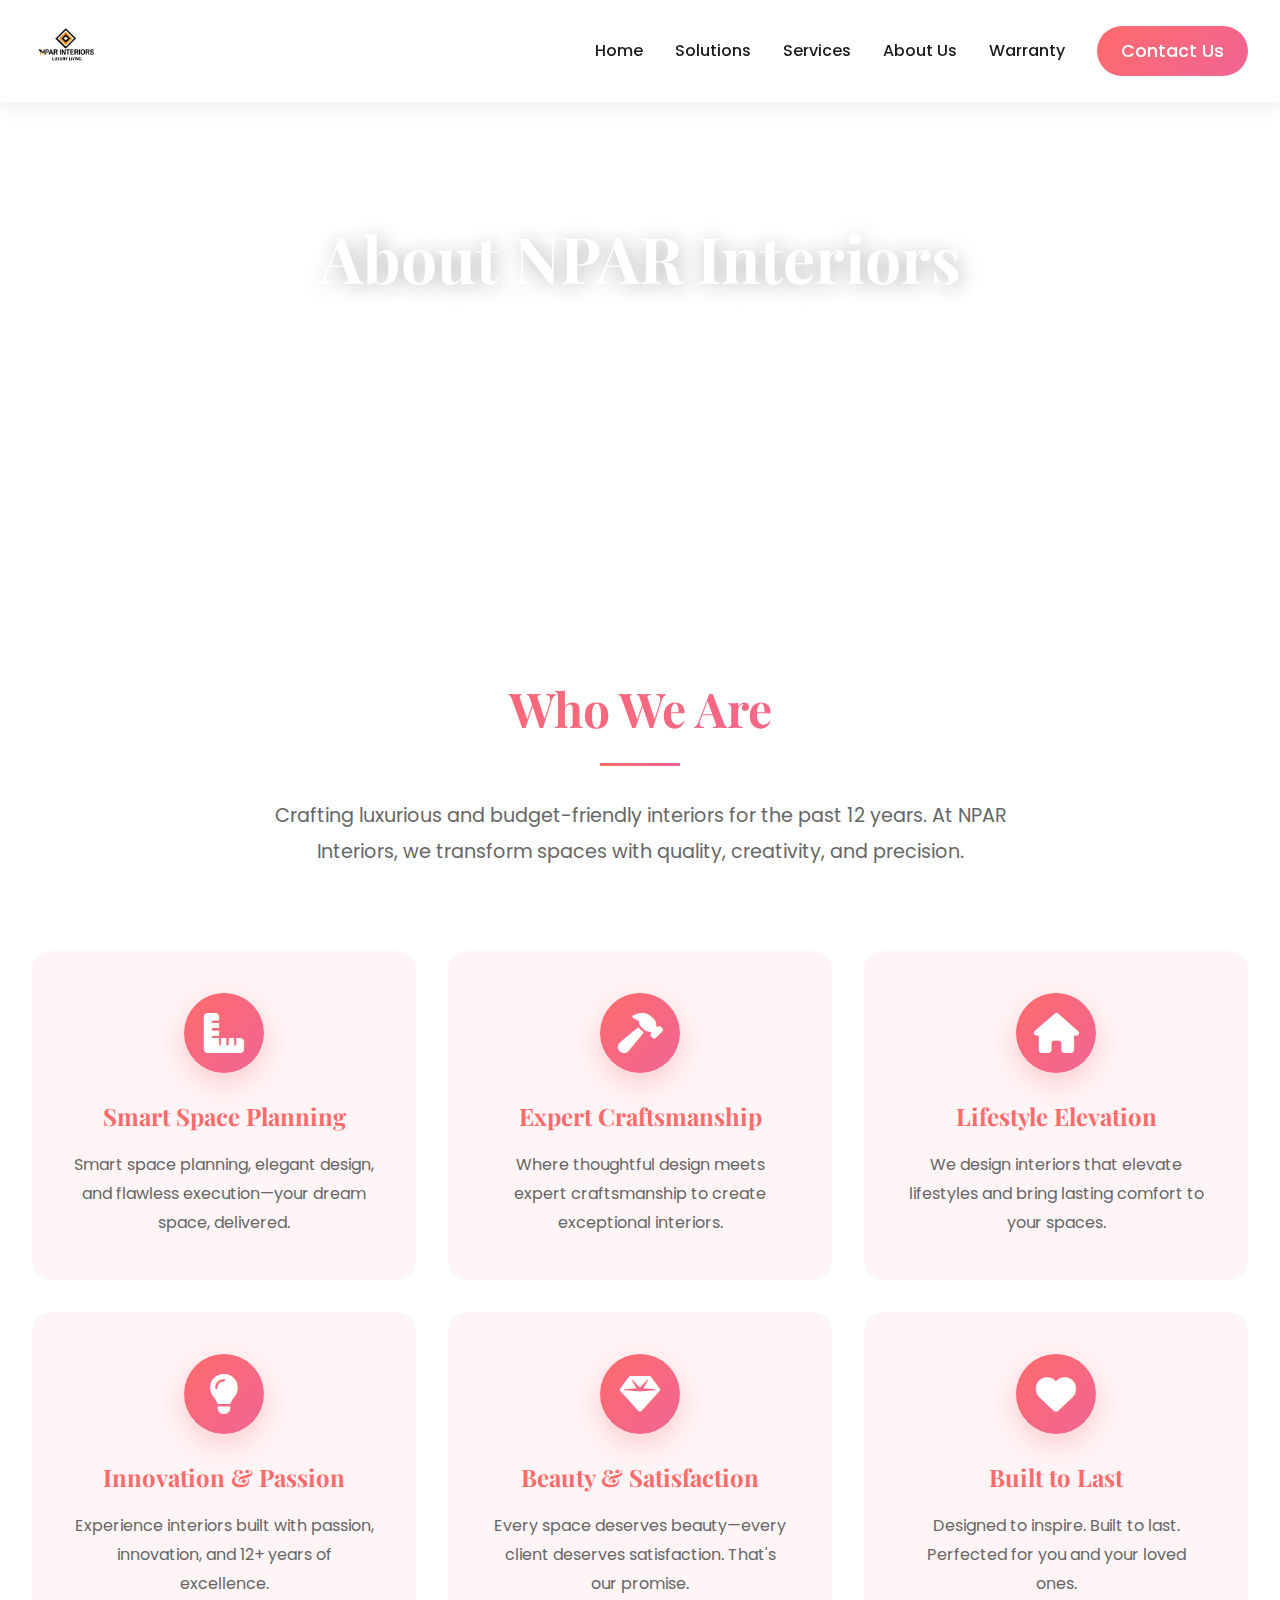
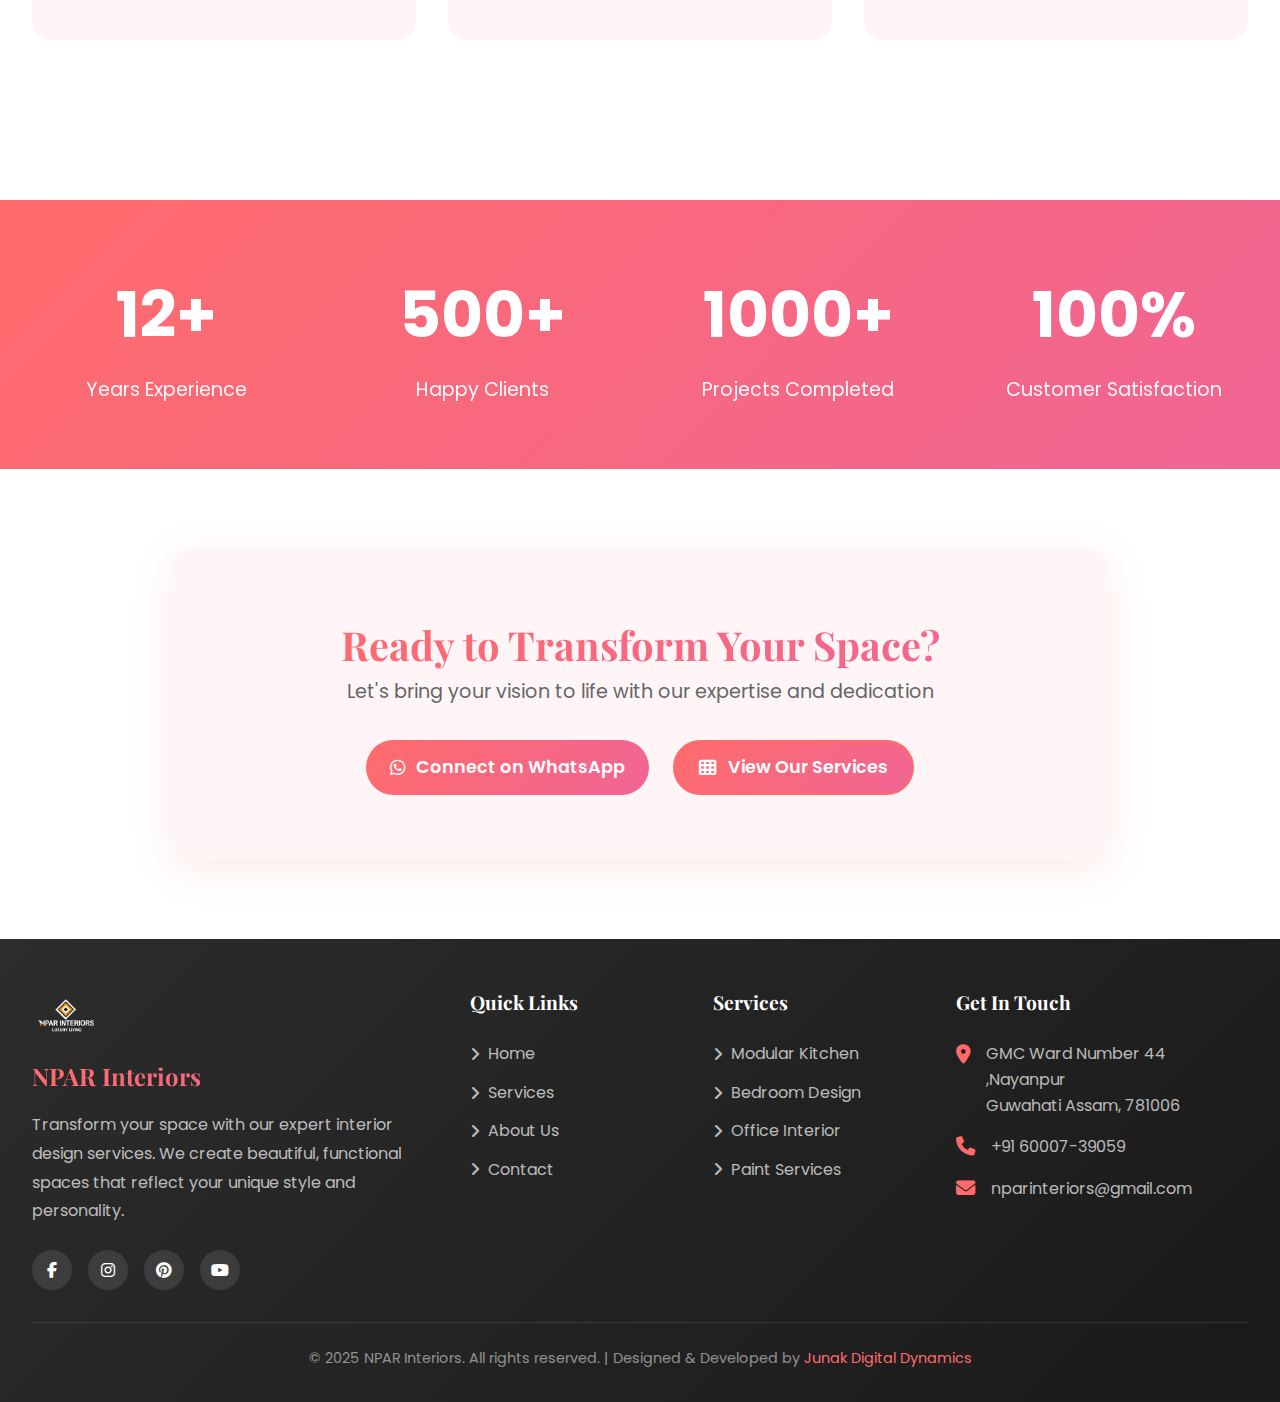
<file: about.html>
<!DOCTYPE html>
<html lang="en">
<head>
    <meta charset="UTF-8">
    <meta name="viewport" content="width=device-width, initial-scale=1.0">
    <title>About Us - NPAR Interiors</title>
    
    <!-- Google Fonts -->
    <link href="https://fonts.googleapis.com/css2?family=Poppins:wght@300;400;500;600;700&family=Playfair+Display:wght@400;600;700&display=swap" rel="stylesheet">
    
    <!-- Font Awesome -->
    <link rel="stylesheet" href="https://cdnjs.cloudflare.com/ajax/libs/font-awesome/6.4.0/css/all.min.css">
    
   <style>
    * {
        margin: 0;
        padding: 0;
        box-sizing: border-box;
    }
    
    :root {
        --primary-color: #ff6b6b;
        --secondary-color: #f06595;
        --accent-color: #ffb3c1;
        --text-dark: #1a1a1a;
        --text-light: #666;
        --white: #ffffff;
        --light-bg: #fff5f7;
    }
    
    body {
        font-family: 'Poppins', sans-serif;
        color: var(--text-dark);
        line-height: 1.6;
        overflow-x: hidden;
        background: var(--white);
    }
    
    h1, h2, h3, h4 {
        font-family: 'Playfair Display', serif;
    }

    /* HERO SECTION */
    .hero-section {
        margin-top: 90px;
        position: relative;
        height: 500px;
        background: 
                    url('https://images.unsplash.com/photo-1618221195710-dd6b41faaea6?w=1600') center/cover;
        display: flex;
        align-items: center;
        justify-content: center;
        text-align: center;
        color: var(--white);
        overflow: hidden;
    }

    .hero-section::before {
        content: '';
        position: absolute;
        width: 100%;
        height: 100%;
        background: radial-gradient(circle, rgba(255,255,255,0.1) 0%, transparent 70%);
        animation: rotate 20s linear infinite;
    }

    @keyframes rotate {
        0% { transform: rotate(0deg); }
        100% { transform: rotate(360deg); }
    }

    .hero-content {
        position: relative;
        z-index: 1;
        max-width: 900px;
        padding: 0 2rem;
        animation: fadeInUp 1s ease;
    }

    @keyframes fadeInUp {
        from {
            opacity: 0;
            transform: translateY(30px);
        }
        to {
            opacity: 1;
            transform: translateY(0);
        }
    }

    .hero-content h1 {
        font-size: 4rem;
        margin-bottom: 1.5rem;
        font-weight: 700;
        text-shadow: 2px 2px 20px rgba(0,0,0,0.3);
    }

    .hero-content p {
        font-size: 1.5rem;
        margin-bottom: 2rem;
        opacity: 0.95;
    }

    .experience-badge {
        display: inline-block;
        background: rgba(255, 255, 255, 0.2);
        backdrop-filter: blur(10px);
        padding: 1rem 2rem;
        border-radius: 50px;
        font-size: 1.3rem;
        font-weight: 600;
        border: 2px solid rgba(255, 255, 255, 0.3);
        animation: badgePulse 2s ease-in-out infinite;
    }

    @keyframes badgePulse {
        0%, 100% { transform: scale(1); }
        50% { transform: scale(1.05); }
    }

    /* ABOUT CONTENT */
    .about-content {
        max-width: 1400px;
        margin: 0 auto;
        padding: 5rem 2rem;
    }

    .section-intro {
        text-align: center;
        max-width: 800px;
        margin: 0 auto 5rem;
    }

    .section-intro h2 {
        font-size: 3rem;
        background: linear-gradient(135deg, var(--primary-color), var(--secondary-color));
        -webkit-background-clip: text;
        -webkit-text-fill-color: transparent;
        background-clip: text;
        margin-bottom: 1rem;
    }

    .divider {
        width: 80px;
        height: 3px;
        background: linear-gradient(90deg, var(--primary-color), var(--secondary-color));
        margin: 1rem auto 2rem;
    }

    .section-intro p {
        font-size: 1.2rem;
        color: var(--text-light);
        line-height: 1.9;
    }

    /* Values Grid */
    .values-grid {
        display: grid;
        grid-template-columns: repeat(auto-fit, minmax(320px, 1fr));
        gap: 2rem;
        margin-bottom: 5rem;
    }

    .value-card {
        background: var(--light-bg);
        padding: 2.5rem;
        border-radius: 20px;
        text-align: center;
        transition: all 0.4s ease;
        border: 2px solid transparent;
        position: relative;
        overflow: hidden;
        animation: cardFadeIn 0.6s ease backwards;
    }

    .value-card:nth-child(1) { animation-delay: 0.1s; }
    .value-card:nth-child(2) { animation-delay: 0.2s; }
    .value-card:nth-child(3) { animation-delay: 0.3s; }
    .value-card:nth-child(4) { animation-delay: 0.4s; }
    .value-card:nth-child(5) { animation-delay: 0.5s; }
    .value-card:nth-child(6) { animation-delay: 0.6s; }

    @keyframes cardFadeIn {
        from { opacity: 0; transform: translateY(30px); }
        to { opacity: 1; transform: translateY(0); }
    }

    .value-icon {
        width: 80px;
        height: 80px;
        margin: 0 auto 1.5rem;
        background: linear-gradient(135deg, var(--primary-color), var(--secondary-color));
        border-radius: 50%;
        display: flex;
        align-items: center;
        justify-content: center;
        box-shadow: 0 10px 30px rgba(255, 107, 107, 0.3);
    }

    .value-icon i {
        font-size: 2.5rem;
        color: var(--white);
    }

    .value-card h3 {
        font-size: 1.5rem;
        color: var(--primary-color);
        margin-bottom: 1rem;
    }

    .value-card p {
        color: var(--text-light);
        line-height: 1.8;
        font-size: 1rem;
    }

    /* Stats */
    .stats-section {
        background: linear-gradient(135deg, var(--primary-color), var(--secondary-color));
        padding: 4rem 2rem;
        color: var(--white);
    }

    .stats-container {
        max-width: 1400px;
        margin: 0 auto;
        display: grid;
        grid-template-columns: repeat(auto-fit, minmax(200px, 1fr));
        gap: 3rem;
    }

    .stat-item {
        text-align: center;
    }

    .stat-number {
        font-size: 4rem;
        font-weight: 700;
        margin-bottom: 0.5rem;
    }

    .stat-label {
        font-size: 1.2rem;
        opacity: 0.95;
    }

    /* CTA */
    .cta-section {
        max-width: 1000px;
        margin: 5rem auto;
        padding: 0 2rem;
        text-align: center;
    }

    .cta-content {
        background: var(--light-bg);
        padding: 4rem 3rem;
        border-radius: 20px;
        box-shadow: 0 10px 40px rgba(255, 107, 107, 0.15);
    }

    .cta-content h2 {
        font-size: 2.5rem;
        background: linear-gradient(135deg, var(--primary-color), var(--secondary-color));
        -webkit-background-clip: text;
        -webkit-text-fill-color: transparent;
    }

    .cta-content p {
        font-size: 1.2rem;
        color: var(--text-light);
        margin-bottom: 2rem;
    }

    .cta-buttons {
        display: flex;
        gap: 1.5rem;
        justify-content: center;
        flex-wrap: wrap;
    }

    .cta-btn {
        padding: 1.2rem 2.5rem;
        border: none;
        border-radius: 30px;
        font-size: 1.1rem;
        font-weight: 600;
        cursor: pointer;
        text-decoration: none;
        display: inline-flex;
        align-items: center;
        gap: 0.7rem;
    }

    .cta-primary {
        background: linear-gradient(135deg, var(--primary-color), var(--secondary-color));
        color: var(--white);
    }

    .cta-secondary {
        background: var(--white);
        color: var(--primary-color);
        border: 2px solid var(--primary-color);
    }

    /* Responsive Adjustments */
    @media (max-width: 768px) {
        .hero-content h1 {
            font-size: 2.5rem;
        }
        .hero-content p {
            font-size: 1.2rem;
        }
        .section-intro h2 {
            font-size: 2rem;
        }
        .values-grid {
            grid-template-columns: 1fr;
        }
        .stats-container {
            grid-template-columns: repeat(2, 1fr);
        }
        .cta-buttons {
            flex-direction: column;
        }
    }

    @media (max-width: 480px) {
        .hero-content h1 {
            font-size: 2rem;
        }
    }
    /* Mobile Friendly */
    /* ==================== MOBILE RESPONSIVE - ABOUT PAGE ==================== */

/* Tablets (below 1024px) */
@media (max-width: 1024px) {
    .hero-section {
        height: 400px;
    }

    .hero-content h1 {
        font-size: 3rem;
    }

    .hero-content p {
        font-size: 1.3rem;
    }

    .about-content {
        padding: 4rem 2rem;
    }

    .section-intro {
        margin-bottom: 4rem;
    }

    .section-intro h2 {
        font-size: 2.5rem;
    }

    .values-grid {
        gap: 1.5rem;
    }

    .stats-container {
        gap: 2rem;
    }

    .cta-content {
        padding: 3rem 2rem;
    }
}

/* Mobile Landscape and Medium Tablets (below 900px) */
@media (max-width: 900px) {
    .hero-section {
        height: 350px;
    }

    .hero-content h1 {
        font-size: 2.8rem;
    }

    .values-grid {
        grid-template-columns: repeat(2, 1fr);
    }

    .stats-container {
        grid-template-columns: repeat(2, 1fr);
    }
}

/* Tablets and Large Phones (below 768px) */
@media (max-width: 768px) {
    /* Hero Section */
    .hero-section {
        height: 300px;
        margin-top: 70px;
    }

    .hero-content {
        padding: 0 1.5rem;
    }

    .hero-content h1 {
        font-size: 2.2rem;
        margin-bottom: 1rem;
    }

    .hero-content p {
        font-size: 1.1rem;
        margin-bottom: 1.5rem;
    }

    .experience-badge {
        padding: 0.8rem 1.5rem;
        font-size: 1.1rem;
    }

    /* About Content */
    .about-content {
        padding: 3rem 1.5rem;
    }

    .section-intro {
        margin-bottom: 3rem;
    }

    .section-intro h2 {
        font-size: 2rem;
    }

    .section-intro p {
        font-size: 1.1rem;
    }

    /* Values Grid */
    .values-grid {
        grid-template-columns: 1fr;
        gap: 1.5rem;
        margin-bottom: 3rem;
    }

    .value-card {
        padding: 2rem;
    }

    .value-icon {
        width: 70px;
        height: 70px;
        margin-bottom: 1.2rem;
    }

    .value-icon i {
        font-size: 2rem;
    }

    .value-card h3 {
        font-size: 1.3rem;
    }

    .value-card p {
        font-size: 0.95rem;
    }

    /* Stats Section */
    .stats-section {
        padding: 3rem 1.5rem;
    }

    .stats-container {
        grid-template-columns: repeat(2, 1fr);
        gap: 2rem;
    }

    .stat-number {
        font-size: 3rem;
    }

    .stat-label {
        font-size: 1rem;
    }

    /* CTA Section */
    .cta-section {
        margin: 3rem auto;
        padding: 0 1.5rem;
    }

    .cta-content {
        padding: 2.5rem 2rem;
    }

    .cta-content h2 {
        font-size: 2rem;
    }

    .cta-content p {
        font-size: 1.1rem;
    }

    .cta-buttons {
        flex-direction: column;
        gap: 1rem;
    }

    .cta-btn {
        width: 100%;
        justify-content: center;
    }
}

/* Mobile Devices (below 576px) */
@media (max-width: 576px) {
    /* Hero Section */
    .hero-section {
        height: 280px;
    }

    .hero-content h1 {
        font-size: 1.9rem;
        line-height: 1.2;
    }

    .hero-content p {
        font-size: 1rem;
        margin-bottom: 1.2rem;
    }

    .experience-badge {
        padding: 0.7rem 1.3rem;
        font-size: 1rem;
    }

    /* About Content */
    .about-content {
        padding: 2.5rem 1rem;
    }

    .section-intro h2 {
        font-size: 1.8rem;
    }

    .section-intro p {
        font-size: 1rem;
        line-height: 1.7;
    }

    /* Values Grid */
    .value-card {
        padding: 1.8rem 1.5rem;
    }

    .value-icon {
        width: 65px;
        height: 65px;
    }

    .value-icon i {
        font-size: 1.8rem;
    }

    .value-card h3 {
        font-size: 1.2rem;
        margin-bottom: 0.8rem;
    }

    .value-card p {
        font-size: 0.9rem;
        line-height: 1.6;
    }

    /* Stats Section */
    .stats-section {
        padding: 2.5rem 1rem;
    }

    .stats-container {
        gap: 1.5rem;
    }

    .stat-number {
        font-size: 2.5rem;
    }

    .stat-label {
        font-size: 0.95rem;
    }

    /* CTA Section */
    .cta-section {
        margin: 2.5rem auto;
        padding: 0 1rem;
    }

    .cta-content {
        padding: 2rem 1.5rem;
    }

    .cta-content h2 {
        font-size: 1.7rem;
    }

    .cta-content p {
        font-size: 1rem;
        margin-bottom: 1.5rem;
    }

    .cta-btn {
        padding: 1rem 2rem;
        font-size: 1rem;
    }
}

/* Small Mobile Devices (below 480px) */
@media (max-width: 480px) {
    /* Hero Section */
    .hero-section {
        height: 250px;
        background-position: center;
    }

    .hero-content {
        padding: 0 1rem;
    }

    .hero-content h1 {
        font-size: 1.6rem;
        margin-bottom: 0.8rem;
    }

    .hero-content p {
        font-size: 0.95rem;
        margin-bottom: 1rem;
    }

    .experience-badge {
        padding: 0.6rem 1.2rem;
        font-size: 0.95rem;
    }

    .experience-badge i {
        font-size: 1rem;
    }

    /* About Content */
    .about-content {
        padding: 2rem 1rem;
    }

    .section-intro {
        margin-bottom: 2.5rem;
    }

    .section-intro h2 {
        font-size: 1.6rem;
    }

    .divider {
        width: 60px;
        height: 2px;
    }

    .section-intro p {
        font-size: 0.95rem;
    }

    /* Values Grid */
    .values-grid {
        gap: 1.2rem;
        margin-bottom: 2.5rem;
    }

    .value-card {
        padding: 1.5rem;
    }

    .value-icon {
        width: 60px;
        height: 60px;
        margin-bottom: 1rem;
    }

    .value-icon i {
        font-size: 1.6rem;
    }

    .value-card h3 {
        font-size: 1.1rem;
    }

    .value-card p {
        font-size: 0.88rem;
        line-height: 1.5;
    }

    /* Stats Section */
    .stats-section {
        padding: 2rem 1rem;
    }

    .stats-container {
        gap: 1.2rem;
    }

    .stat-item {
        padding: 0.5rem;
    }

    .stat-number {
        font-size: 2.2rem;
        margin-bottom: 0.3rem;
    }

    .stat-label {
        font-size: 0.88rem;
    }

    /* CTA Section */
    .cta-section {
        margin: 2rem auto;
    }

    .cta-content {
        padding: 1.8rem 1.2rem;
        border-radius: 15px;
    }

    .cta-content h2 {
        font-size: 1.5rem;
        margin-bottom: 0.8rem;
    }

    .cta-content p {
        font-size: 0.95rem;
        margin-bottom: 1.2rem;
    }

    .cta-buttons {
        gap: 0.8rem;
    }

    .cta-btn {
        padding: 0.9rem 1.5rem;
        font-size: 0.95rem;
        gap: 0.5rem;
    }

    .cta-btn i {
        font-size: 1rem;
    }
}

/* Extra Small Devices (below 360px) */
@media (max-width: 360px) {
    .hero-section {
        height: 220px;
    }

    .hero-content h1 {
        font-size: 1.4rem;
    }

    .hero-content p {
        font-size: 0.9rem;
    }

    .experience-badge {
        padding: 0.5rem 1rem;
        font-size: 0.9rem;
    }

    .section-intro h2 {
        font-size: 1.4rem;
    }

    .section-intro p {
        font-size: 0.9rem;
    }

    .value-card {
        padding: 1.3rem;
    }

    .value-icon {
        width: 55px;
        height: 55px;
    }

    .value-icon i {
        font-size: 1.5rem;
    }

    .value-card h3 {
        font-size: 1rem;
    }

    .value-card p {
        font-size: 0.85rem;
    }

    .stat-number {
        font-size: 2rem;
    }

    .stat-label {
        font-size: 0.85rem;
    }

    .cta-content h2 {
        font-size: 1.3rem;
    }

    .cta-btn {
        padding: 0.8rem 1.2rem;
        font-size: 0.9rem;
    }
}

/* Landscape Orientation on Mobile */
@media (max-width: 768px) and (orientation: landscape) {
    .hero-section {
        height: 250px;
    }

    .hero-content h1 {
        font-size: 1.8rem;
        margin-bottom: 0.5rem;
    }

    .hero-content p {
        font-size: 1rem;
        margin-bottom: 0.8rem;
    }

    .experience-badge {
        padding: 0.6rem 1.2rem;
        font-size: 0.95rem;
    }

    .about-content {
        padding: 2rem 1.5rem;
    }

    .values-grid {
        grid-template-columns: repeat(2, 1fr);
    }

    .stats-container {
        grid-template-columns: repeat(4, 1fr);
        gap: 1rem;
    }

    .stat-number {
        font-size: 2rem;
    }

    .stat-label {
        font-size: 0.9rem;
    }
}

/* Touch Device Optimizations */
@media (hover: none) and (pointer: coarse) {
    .value-card:hover {
        transform: none;
    }

    .cta-btn:hover {
        transform: none;
    }

    /* Increase tap target sizes */
    .cta-btn {
        min-height: 48px;
    }

    .experience-badge {
        min-height: 44px;
    }
}

/* Prevent text selection on repeated taps */
@media (max-width: 768px) {
    .experience-badge,
    .value-icon,
    .stat-number {
        -webkit-user-select: none;
        user-select: none;
    }
}

/* Improve readability on small screens */
@media (max-width: 480px) {
    body {
        font-size: 15px;
    }

    .value-card p,
    .section-intro p,
    .cta-content p {
        line-height: 1.7;
    }
}

/* High DPI Screens */
@media (-webkit-min-device-pixel-ratio: 2), (min-resolution: 192dpi) {
    .hero-section {
        background-size: cover;
        background-position: center;
    }
}

/* Reduced Motion Support */
@media (prefers-reduced-motion: reduce) {
    * {
        animation-duration: 0.01ms !important;
        animation-iteration-count: 1 !important;
        transition-duration: 0.01ms !important;
    }

    .hero-section::before {
        animation: none;
    }

    .experience-badge {
        animation: none;
    }

    .value-card {
        animation: none;
    }
}

/* Print Styles */
@media print {
    nav,
    footer,
    .cta-buttons,
    .experience-badge {
        display: none;
    }

    .hero-section {
        height: auto;
        padding: 2rem;
        background: none !important;
        color: #000;
    }

    .hero-content h1 {
        color: #000;
        text-shadow: none;
    }

    .value-card {
        break-inside: avoid;
        page-break-inside: avoid;
    }
}

</style>

     <link rel="stylesheet"href="navandfooter.css">
</head>
<body>
  <nav id="navbar">
    <div class="nav-container">
       <div class="logo">
           <img src="npr-logo.png" class="logo-image">
       </div>
       <ul class="nav-links" id="navLinks">
           <li><a href="index.html">Home</a></li>
           <li><a href="index.html#solutions">Solutions</a></li>
            <li><a href="service.html">Services</a></li>
           <li><a href="#">About Us</a></li>
            <li><a href="warranty.html">Warranty</a></li>
           <li><a class="cta-btn" onclick="openContactPopup()">Contact Us</a></li>
       </ul>
       <div class="menu-toggle" id="menuToggle">
           <span></span><span></span><span></span>
       </div>
    </div>
</nav>

    <!-- Hero Section -->
    <section class="hero-section">
        <div class="hero-content">
            <h1>About NPAR Interiors</h1>
            <p>Transforming Spaces, Elevating Lifestyles</p>
            <div class="experience-badge">
                <i class="fas fa-award"></i> 12+ Years of Excellence
            </div>
        </div>
    </section>

    <!-- About Content -->
    <section class="about-content">
        <div class="section-intro">
            <h2>Who We Are</h2>
            <div class="divider"></div>
            <p>Crafting luxurious and budget-friendly interiors for the past 12 years. At NPAR Interiors, we transform spaces with quality, creativity, and precision.</p>
        </div>

        <!-- Values Grid -->
        <div class="values-grid">
            <div class="value-card">
                <div class="value-icon">
                    <i class="fas fa-ruler-combined"></i>
                </div>
                <h3>Smart Space Planning</h3>
                <p>Smart space planning, elegant design, and flawless execution—your dream space, delivered.</p>
            </div>

            <div class="value-card">
                <div class="value-icon">
                    <i class="fas fa-hammer"></i>
                </div>
                <h3>Expert Craftsmanship</h3>
                <p>Where thoughtful design meets expert craftsmanship to create exceptional interiors.</p>
            </div>

            <div class="value-card">
                <div class="value-icon">
                    <i class="fas fa-home"></i>
                </div>
                <h3>Lifestyle Elevation</h3>
                <p>We design interiors that elevate lifestyles and bring lasting comfort to your spaces.</p>
            </div>

            <div class="value-card">
                <div class="value-icon">
                    <i class="fas fa-lightbulb"></i>
                </div>
                <h3>Innovation & Passion</h3>
                <p>Experience interiors built with passion, innovation, and 12+ years of excellence.</p>
            </div>

            <div class="value-card">
                <div class="value-icon">
                    <i class="fas fa-gem"></i>
                </div>
                <h3>Beauty & Satisfaction</h3>
                <p>Every space deserves beauty—every client deserves satisfaction. That's our promise.</p>
            </div>

            <div class="value-card">
                <div class="value-icon">
                    <i class="fas fa-heart"></i>
                </div>
                <h3>Built to Last</h3>
                <p>Designed to inspire. Built to last. Perfected for you and your loved ones.</p>
            </div>
        </div>
    </section>

    <!-- Stats Section -->
    <section class="stats-section">
        <div class="stats-container">
            <div class="stat-item">
                <div class="stat-number">12+</div>
                <div class="stat-label">Years Experience</div>
            </div>
            <div class="stat-item">
                <div class="stat-number">500+</div>
                <div class="stat-label">Happy Clients</div>
            </div>
            <div class="stat-item">
                <div class="stat-number">1000+</div>
                <div class="stat-label">Projects Completed</div>
            </div>
            <div class="stat-item">
                <div class="stat-number">100%</div>
                <div class="stat-label">Customer Satisfaction</div>
            </div>
        </div>
    </section>

    <!-- CTA Section -->
    <section class="cta-section">
        <div class="cta-content">
            <h2>Ready to Transform Your Space?</h2>
            <p>Let's bring your vision to life with our expertise and dedication</p>
            <div class="cta-buttons">
                <a href="https://wa.me/916000739059?text=Hello%20NPAR%20Interiors!%20I%20would%20like%20to%20discuss%20my%20project." target="_blank" class="cta-btn cta-primary">
                    <i class="fab fa-whatsapp"></i> Connect on WhatsApp
                </a>
                <a href="service.html" class="cta-btn cta-secondary">
                    <i class="fas fa-th"></i> View Our Services
                </a>
            </div>
        </div>
    </section>

    <!-- Footer -->
      <footer>
    <div class="footer-container">
        <div class="footer-content">
            <!-- About Section -->
            <div class="footer-about">
                              <div class="logo">
    <img src="NparLogo.png" alt="NPAR Interiors" class="logo-image">
</div>
         
                <h3>NPAR Interiors</h3>
                <p>Transform your space with our expert interior design services. We create beautiful, functional spaces that reflect your unique style and personality.</p>
                <div class="footer-social">
                    <a href="https://www.facebook.com/profile.php?id=100087824420693" class="social-icon"><i class="fab fa-facebook-f"></i></a>
                    <a href="https://www.instagram.com/npar_interiors?utm_source=ig_web_button_share_sheet&igsh=ZDNlZDc0MzIxNw==" class="social-icon"><i class="fab fa-instagram"></i></a>
        
                    <a href="https://in.pinterest.com/nparinteriors/" class="social-icon"><i class="fab fa-pinterest"></i></a>

                    <a href="#" class="social-icon"><i class="fab fa-youtube"></i></a>
                </div>
            </div>

            <!-- Quick Links -->
            <div class="footer-links">
                <h4>Quick Links</h4>
                <ul>
                    <li><a href="index.html"><i class="fas fa-angle-right"></i> Home</a></li>
                    <li><a href="service.html"><i class="fas fa-angle-right"></i> Services</a></li>
                    <li><a href="about.html"><i class="fas fa-angle-right"></i> About Us</a></li>
                    <li><a href="index.html#contact"><i class="fas fa-angle-right"></i> Contact</a></li>

                </ul>
            </div>

            <!-- Services -->
            <div class="footer-links">
                <h4>Services</h4>
                <ul>
                    <li><a href="#modular-kitchen"><i class="fas fa-angle-right"></i> Modular Kitchen</a></li>
                    <li><a href="#bedroom-design"><i class="fas fa-angle-right"></i> Bedroom Design</a></li>
                    <li><a href="#office-interior"><i class="fas fa-angle-right"></i> Office Interior</a></li>
                    <li><a href="#paint"><i class="fas fa-angle-right"></i> Paint Services</a></li>
                </ul>
            </div>

            <!-- Contact Info -->
            <div class="footer-contact">
                <h4>Get In Touch</h4>
                <div class="contact-item">
                    <i class="fas fa-map-marker-alt"></i>
                    <span>GMC Ward Number 44 ,Nayanpur<br>Guwahati Assam, 781006</span>
                </div>
                <div class="contact-item">
                    <i class="fas fa-phone"></i>
                    <a href="tel:+916000739059">+91 60007-39059</a>
                </div>
                <div class="contact-item">
                    <i class="fas fa-envelope"></i>
                    <a href="mailto:nparinteriors@gmail.com">nparinteriors@gmail.com</a>
                </div>
            </div>
        </div>

        <div class="footer-bottom">
            <p>&copy; 2025 NPAR Interiors. All rights reserved. | Designed & Developed by <a href="https://junakdigital.com/">Junak Digital Dynamics</a></p>
        </div>
    </div>
</footer>
<!-- Contact Info Popup -->
<div class="contact-popup-overlay" id="contactPopupOverlay">
    <div class="contact-popup-container">
        <button class="contact-popup-close" onclick="closeContactPopup()">
            <i class="fas fa-times"></i>
        </button>
        
        <div class="contact-popup-header">
            <div class="contact-popup-icon">
                <i class="fas fa-headset"></i>
            </div>
            <h2>Get In Touch</h2>
            <p>We're here to help bring your vision to life</p>
        </div>
        
        <div class="contact-popup-body">
            <!-- Phone Number -->
            <div class="contact-info-item">
                <div class="contact-info-icon phone-icon">
                    <i class="fas fa-phone-alt"></i>
                </div>
                <div class="contact-info-details">
                    <h4>Call Us</h4>
                    <a href="tel:+916000739059">+91-60007-39059</a>
                    <span class="availability">Available 9 AM - 7 PM</span>
                </div>
            </div>

            <!-- WhatsApp Number -->
            <div class="contact-info-item">
                <div class="contact-info-icon whatsapp-icon">
                    <i class="fab fa-whatsapp"></i>
                </div>
                <div class="contact-info-details">
                    <h4>WhatsApp</h4>
                    <a href="https://wa.me/916000739059"> +91-60007-39059</a>
                    <span class="availability">Quick Response 24/7</span>
                </div>
            </div>

            <!-- Email -->
            <div class="contact-info-item">
                <div class="contact-info-icon email-icon">
                    <i class="fas fa-envelope"></i>
                </div>
                <div class="contact-info-details">
                    <h4>Email Us</h4>
                    <a href="mailto:info@gamil.com">info@gamil.com</a>
                    <span class="availability">We reply within 24 hours</span>
                </div>
            </div>

            <!-- Address -->
            <div class="contact-info-item">
                <div class="contact-info-icon address-icon">
                    <i class="fas fa-map-marker-alt"></i>
                </div>
                <div class="contact-info-details">
                    <h4>Visit Us</h4>
                    <p>GMC Ward Number 44<br>
                    Nayanpur ,Guwahati, 781006<br>
                    Assam,India</p>
                </div>
            </div>
        </div>

        <div class="contact-popup-actions">
            <a href="tel:+91-6000739059" class="contact-action-btn call-btn">
                <i class="fas fa-phone-alt"></i>
                <span>Call Now</span>
            </a>
            <a href="https://wa.me/916000739059?text=Hello%20NPAR%20Interiors!%20I%20would%20like%20to%20inquire%20about%20your%20services." target="_blank" class="contact-action-btn whatsapp-btn">
                <i class="fab fa-whatsapp"></i>
                <span>WhatsApp</span>
            </a>
        </div>
    </div>
</div>
 <script src="script.js"></script>
</body>
</html>
</file>
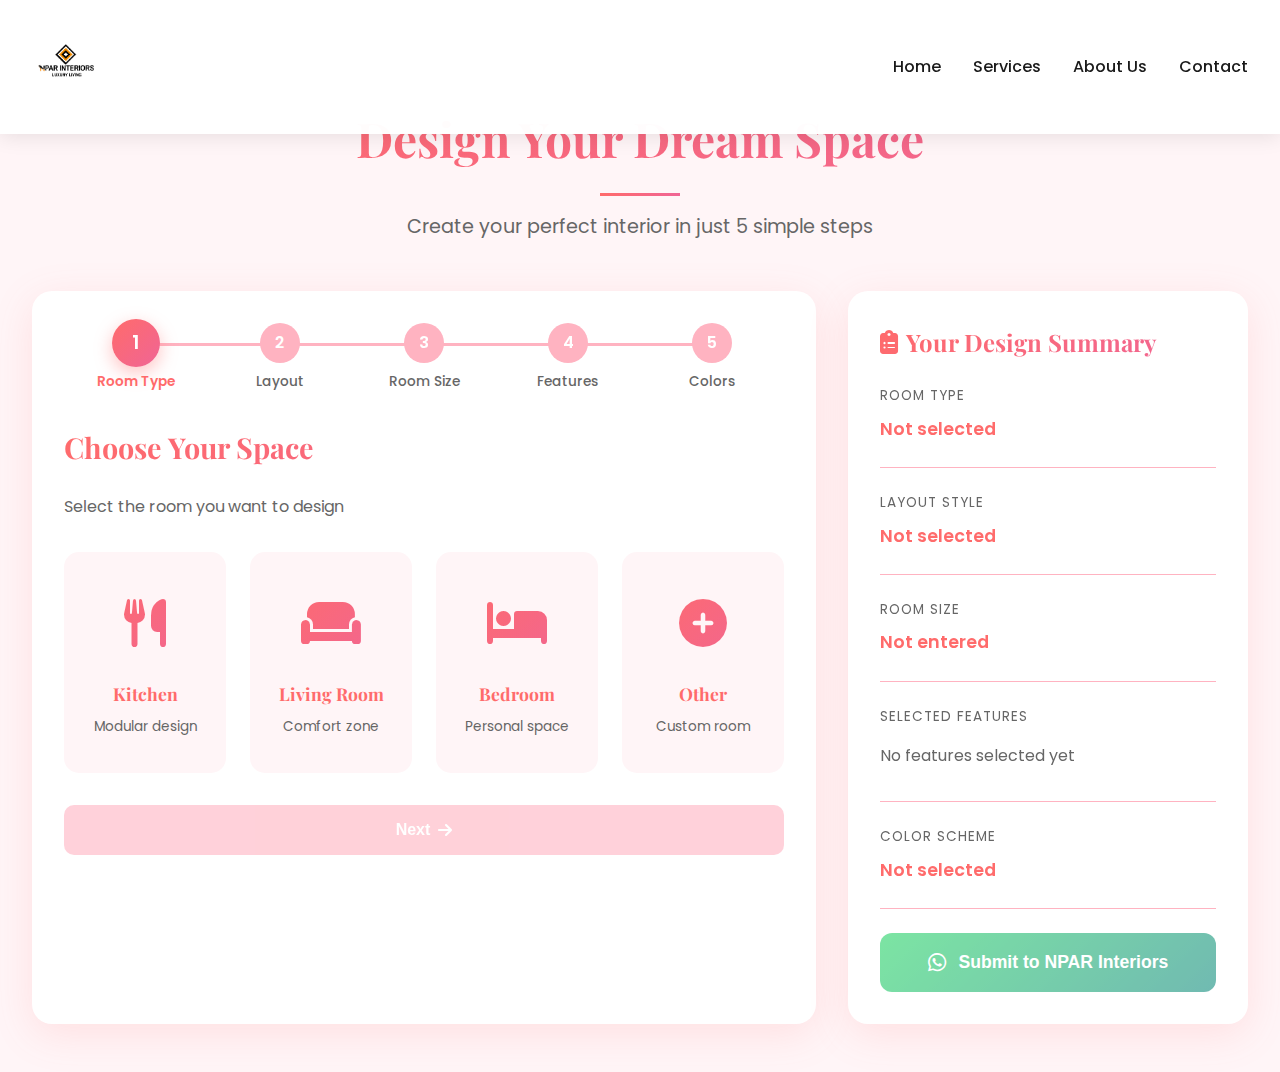
<file: interactive.html>
<!DOCTYPE html>
<html lang="en">
<head>
    <meta charset="UTF-8">
    <meta name="viewport" content="width=device-width, initial-scale=1.0">
    
    <title>Design Your Space - NPAR Interiors</title>
    
    <!-- Google Fonts -->
    <link href="https://fonts.googleapis.com/css2?family=Poppins:wght@300;400;500;600;700&family=Playfair+Display:wght@400;600;700&display=swap" rel="stylesheet">
    
    <!-- Font Awesome -->
    <link rel="stylesheet" href="https://cdnjs.cloudflare.com/ajax/libs/font-awesome/6.4.0/css/all.min.css">
    
    <style>
        * {
            margin: 0;
            padding: 0;
            box-sizing: border-box;
        }
        
        :root {
            --primary-color: #ff6b6b;
            --secondary-color: #f06595;
            --accent-color: #ffb3c1;
            --text-dark: #1a1a1a;
            --text-light: #666;
            --white: #ffffff;
            --light-bg: #fff5f7;
            --success-color: #4CAF50;
        }
        
        body {
            font-family: 'Poppins', sans-serif;
            color: var(--text-dark);
            line-height: 1.6;
            overflow-x: hidden;
            background: var(--light-bg);
        }
        
        h1, h2, h3, h4 {
            font-family: 'Playfair Display', serif;
        }
        
        /* Navigation */
        nav {
            position: fixed;
            width: 100%;
            top: 0;
            left: 0;
            background: rgba(255, 255, 255, 0.98);
            box-shadow: 0 2px 20px rgba(0,0,0,0.1);
            z-index: 1000;
            padding: 1rem 0;
        }
        
        .nav-container {
            max-width: 1400px;
            margin: 0 auto;
            padding: 0 2rem;
            display: flex;
            justify-content: space-between;
            align-items: center;
        }
        
        .logo {
            display: flex;
            align-items: center;
            cursor: pointer;
        }

        .logo-image {
            height: 55px;
            width: auto;
            object-fit: contain;
            transition: transform 0.3s ease;
        }

        .logo:hover .logo-image {
            transform: scale(1.05) rotate(2deg);
        }
        
        .nav-links {
            display: flex;
            list-style: none;
            gap: 2.5rem;
            align-items: center;
        }
        
        .nav-links a {
            text-decoration: none;
            color: var(--text-dark);
            font-weight: 500;
            transition: color 0.3s;
        }
        
        .nav-links a:hover {
            color: var(--primary-color);
        }
        
        /* Main Container */
        .main-container {
            max-width: 1400px;
            margin: 100px auto 3rem;
            padding: 0 2rem;
        }
        
        /* Page Header */
        .page-title {
            text-align: center;
            margin-bottom: 3rem;
            animation: fadeInUp 1s ease;
        }
        
        @keyframes fadeInUp {
            from {
                opacity: 0;
                transform: translateY(30px);
            }
            to {
                opacity: 1;
                transform: translateY(0);
            }
        }
        
        .page-title h1 {
            font-size: 3rem;
            background: linear-gradient(135deg, var(--primary-color), var(--secondary-color));
            -webkit-background-clip: text;
            -webkit-text-fill-color: transparent;
            background-clip: text;
            margin-bottom: 0.5rem;
        }
        
        .page-title p {
            font-size: 1.2rem;
            color: var(--text-light);
        }
        
        .divider {
            width: 80px;
            height: 3px;
            background: linear-gradient(90deg, var(--primary-color), var(--secondary-color));
            margin: 1rem auto;
        }
        
        /* Configurator Layout */
        .configurator-wrapper {
            display: grid;
            grid-template-columns: 1fr 400px;
            gap: 2rem;
            min-height: 600px;
        }
        
        /* Left Panel */
        .config-panel {
            background: var(--white);
            border-radius: 20px;
            padding: 2rem;
            box-shadow: 0 10px 40px rgba(255, 107, 107, 0.15);
        }
        
        /* Progress Bar */
        .progress-container {
            margin-bottom: 2rem;
        }
        
        .progress-steps {
            display: flex;
            justify-content: space-between;
            margin-bottom: 1rem;
        }
        
        .progress-step {
            flex: 1;
            text-align: center;
            position: relative;
        }
        
        .progress-step::before {
            content: '';
            position: absolute;
            top: 20px;
            left: 0;
            right: 0;
            height: 3px;
            background: var(--accent-color);
            z-index: 0;
        }
        
        .progress-step:first-child::before {
            left: 50%;
        }
        
        .progress-step:last-child::before {
            right: 50%;
        }
        
        .step-circle {
            width: 40px;
            height: 40px;
            background: var(--accent-color);
            border-radius: 50%;
            display: flex;
            align-items: center;
            justify-content: center;
            margin: 0 auto 0.5rem;
            font-weight: 600;
            color: var(--white);
            position: relative;
            z-index: 1;
            transition: all 0.3s;
        }
        
        .progress-step.active .step-circle {
            background: linear-gradient(135deg, var(--primary-color), var(--secondary-color));
            color: var(--white);
            transform: scale(1.2);
            box-shadow: 0 5px 15px rgba(255, 107, 107, 0.4);
        }
        
        .progress-step.completed .step-circle {
            background: var(--success-color);
            color: var(--white);
        }
        
        .step-label {
            font-size: 0.85rem;
            color: var(--text-light);
            font-weight: 500;
        }
        
        .progress-step.active .step-label {
            color: var(--primary-color);
            font-weight: 600;
        }
        
        /* Configuration Steps */
        .config-step {
            display: none;
            animation: slideIn 0.5s ease;
        }
        
        .config-step.active {
            display: block;
        }
        
        @keyframes slideIn {
            from {
                opacity: 0;
                transform: translateX(-20px);
            }
            to {
                opacity: 1;
                transform: translateX(0);
            }
        }
        
        .step-title {
            font-size: 1.8rem;
            background: linear-gradient(135deg, var(--primary-color), var(--secondary-color));
            -webkit-background-clip: text;
            -webkit-text-fill-color: transparent;
            background-clip: text;
            margin-bottom: 1.5rem;
        }
        
        .step-subtitle {
            color: var(--text-light);
            margin-bottom: 2rem;
        }
        
        /* Option Cards */
        .options-grid {
            display: grid;
            grid-template-columns: repeat(auto-fit, minmax(150px, 1fr));
            gap: 1.5rem;
            margin-bottom: 2rem;
        }
        
        .option-card {
            background: var(--light-bg);
            border: 3px solid transparent;
            border-radius: 15px;
            padding: 2rem 1rem;
            text-align: center;
            cursor: pointer;
            transition: all 0.3s;
            position: relative;
        }
        
        .option-card:hover {
            transform: translateY(-5px);
            box-shadow: 0 10px 25px rgba(255, 107, 107, 0.2);
        }
        
        .option-card.selected {
            border-color: var(--primary-color);
            background: var(--white);
            box-shadow: 0 10px 25px rgba(255, 107, 107, 0.25);
        }
        
        .option-card.selected::after {
            content: '✓';
            position: absolute;
            top: 10px;
            right: 10px;
            width: 25px;
            height: 25px;
            background: linear-gradient(135deg, var(--primary-color), var(--secondary-color));
            color: var(--white);
            border-radius: 50%;
            display: flex;
            align-items: center;
            justify-content: center;
            font-weight: 600;
        }
        
        .option-icon {
            font-size: 3rem;
            background: linear-gradient(135deg, var(--primary-color), var(--secondary-color));
            -webkit-background-clip: text;
            -webkit-text-fill-color: transparent;
            background-clip: text;
            margin-bottom: 1rem;
        }
        
        .option-card h4 {
            font-size: 1.1rem;
            color: var(--primary-color);
            margin-bottom: 0.5rem;
        }
        
        .option-card p {
            font-size: 0.85rem;
            color: var(--text-light);
        }

        /* Custom Input Section */
        .custom-input-section {
            margin-top: 1.5rem;
            padding: 1.5rem;
            background: var(--light-bg);
            border-radius: 10px;
            border: 2px dashed var(--accent-color);
        }

        .custom-input-section h5 {
            color: var(--primary-color);
            margin-bottom: 1rem;
            display: flex;
            align-items: center;
            gap: 0.5rem;
        }

        .custom-input-section input,
        .custom-input-section textarea {
            width: 100%;
            padding: 0.9rem;
            border: 2px solid var(--accent-color);
            border-radius: 8px;
            font-size: 0.95rem;
            font-family: 'Poppins', sans-serif;
            transition: all 0.3s;
            margin-bottom: 1rem;
        }

        .custom-input-section input:focus,
        .custom-input-section textarea:focus {
            outline: none;
            border-color: var(--primary-color);
            box-shadow: 0 5px 15px rgba(255, 107, 107, 0.2);
        }

        .custom-input-section textarea {
            resize: vertical;
            min-height: 80px;
        }

        /* Checkbox List */
        .checkbox-list {
            display: grid;
            gap: 1rem;
            margin-bottom: 2rem;
        }
        
        .checkbox-item {
            background: var(--light-bg);
            padding: 1.2rem;
            border-radius: 10px;
            display: flex;
            align-items: center;
            gap: 1rem;
            cursor: pointer;
            transition: all 0.3s;
            border: 2px solid transparent;
        }
        
        .checkbox-item:hover {
            background: var(--white);
            box-shadow: 0 5px 15px rgba(255, 107, 107, 0.1);
        }
        
        .checkbox-item.selected {
            border-color: var(--primary-color);
            background: var(--white);
        }
        
        .custom-checkbox {
            width: 24px;
            height: 24px;
            border: 2px solid var(--accent-color);
            border-radius: 5px;
            display: flex;
            align-items: center;
            justify-content: center;
            transition: all 0.3s;
        }
        
        .checkbox-item.selected .custom-checkbox {
            background: linear-gradient(135deg, var(--primary-color), var(--secondary-color));
            border-color: var(--primary-color);
        }
        
        .custom-checkbox i {
            color: var(--white);
            font-size: 0.9rem;
            display: none;
        }
        
        .checkbox-item.selected .custom-checkbox i {
            display: block;
        }
        
        .checkbox-content {
            flex: 1;
        }
        
        .checkbox-content h5 {
            color: var(--primary-color);
            margin-bottom: 0.3rem;
        }
        
        .checkbox-content p {
            font-size: 0.85rem;
            color: var(--text-light);
        }

        /* Add Custom Feature Button */
        .add-feature-btn {
            width: 100%;
            padding: 1rem;
            background: linear-gradient(135deg, var(--primary-color), var(--secondary-color));
            color: var(--white);
            border: none;
            border-radius: 10px;
            font-size: 1rem;
            font-weight: 600;
            cursor: pointer;
            transition: all 0.3s;
            display: flex;
            align-items: center;
            justify-content: center;
            gap: 0.5rem;
            margin-bottom: 1rem;
        }

        .add-feature-btn:hover {
            transform: translateY(-2px);
            box-shadow: 0 5px 15px rgba(255, 107, 107, 0.4);
        }

        .custom-features-list {
            margin-top: 1rem;
        }

        .custom-feature-item {
            background: var(--white);
            padding: 0.8rem 1rem;
            border-radius: 8px;
            margin-bottom: 0.5rem;
            display: flex;
            justify-content: space-between;
            align-items: center;
            border: 2px solid var(--primary-color);
        }

        .custom-feature-item button {
            background: transparent;
            border: none;
            color: var(--primary-color);
            cursor: pointer;
            font-size: 1.2rem;
            transition: all 0.3s;
        }

        .custom-feature-item button:hover {
            color: var(--secondary-color);
            transform: scale(1.2);
        }
        
        /* Color Picker */
        .color-palette {
            display: grid;
            grid-template-columns: repeat(auto-fill, minmax(80px, 1fr));
            gap: 1rem;
            margin-bottom: 2rem;
        }
        
        .color-option {
            aspect-ratio: 1;
            border-radius: 15px;
            cursor: pointer;
            position: relative;
            transition: all 0.3s;
            border: 3px solid transparent;
            display: flex;
            flex-direction: column;
            align-items: center;
            justify-content: center;
            overflow: hidden;
        }
        
        .color-option:hover {
            transform: scale(1.1);
            box-shadow: 0 8px 20px rgba(255, 107, 107, 0.3);
        }
        
        .color-option.selected {
            border-color: var(--primary-color);
            transform: scale(1.1);
        }
        
        .color-option.selected::after {
            content: '✓';
            position: absolute;
            top: 50%;
            left: 50%;
            transform: translate(-50%, -50%);
            color: var(--white);
            font-size: 2rem;
            font-weight: 700;
            text-shadow: 0 2px 4px rgba(0,0,0,0.5);
        }
        
        .color-name {
            position: absolute;
            bottom: 5px;
            left: 0;
            right: 0;
            text-align: center;
            font-size: 0.75rem;
            color: var(--white);
            background: rgba(0,0,0,0.5);
            padding: 0.3rem;
            font-weight: 600;
        }

        /* Room Size Input */
        .size-inputs {
            display: grid;
            grid-template-columns: 1fr 1fr;
            gap: 1.5rem;
            margin-bottom: 2rem;
        }

        .input-group {
            display: flex;
            flex-direction: column;
        }

        .input-group label {
            font-weight: 600;
            color: var(--primary-color);
            margin-bottom: 0.5rem;
            display: flex;
            align-items: center;
            gap: 0.5rem;
        }

        .input-group label i {
            color: var(--secondary-color);
        }

        .input-group input {
            padding: 1rem;
            border: 2px solid var(--accent-color);
            border-radius: 10px;
            font-size: 1rem;
            font-family: 'Poppins', sans-serif;
            transition: all 0.3s;
        }

        .input-group input:focus {
            outline: none;
            border-color: var(--primary-color);
            box-shadow: 0 5px 15px rgba(255, 107, 107, 0.2);
        }

        .size-note {
            grid-column: 1 / -1;
            background: var(--light-bg);
            padding: 1rem;
            border-radius: 10px;
            color: var(--text-light);
            font-size: 0.9rem;
            display: flex;
            align-items: center;
            gap: 0.5rem;
        }

        .size-note i {
            color: var(--primary-color);
        }

        .skip-size-btn {
            grid-column: 1 / -1;
            padding: 0.8rem;
            background: var(--light-bg);
            color: var(--primary-color);
            border: 2px solid var(--accent-color);
            border-radius: 10px;
            font-size: 0.95rem;
            font-weight: 600;
            cursor: pointer;
            transition: all 0.3s;
        }

        .skip-size-btn:hover {
            background: var(--accent-color);
            border-color: var(--primary-color);
        }
        
        /* Navigation Buttons */
        .step-navigation {
            display: flex;
            gap: 1rem;
            margin-top: 2rem;
        }
        
        .btn {
            flex: 1;
            padding: 1rem 2rem;
            border: none;
            border-radius: 10px;
            font-size: 1rem;
            font-weight: 600;
            cursor: pointer;
            transition: all 0.3s;
            display: flex;
            align-items: center;
            justify-content: center;
            gap: 0.5rem;
        }
        
        .btn-back {
            background: var(--light-bg);
            color: var(--primary-color);
        }
        
        .btn-back:hover {
            background: var(--accent-color);
        }
        
        .btn-next {
            background: linear-gradient(135deg, var(--primary-color), var(--secondary-color));
            color: var(--white);
        }
        
        .btn-next:hover {
            transform: translateY(-2px);
            box-shadow: 0 5px 15px rgba(255, 107, 107, 0.4);
        }
        
        .btn-next:disabled {
            background: var(--accent-color);
            cursor: not-allowed;
            opacity: 0.6;
        }
        
        /* Right Panel - Summary */
        .summary-panel {
            background: var(--white);
            border-radius: 20px;
            padding: 2rem;
            box-shadow: 0 10px 40px rgba(255, 107, 107, 0.15);
            position: sticky;
            top: 100px;
            height: fit-content;
        }
        
        .summary-title {
            font-size: 1.5rem;
            background: linear-gradient(135deg, var(--primary-color), var(--secondary-color));
            -webkit-background-clip: text;
            -webkit-text-fill-color: transparent;
            background-clip: text;
            margin-bottom: 1.5rem;
            display: flex;
            align-items: center;
            gap: 0.5rem;
        }
        
        .summary-section {
            margin-bottom: 1.5rem;
            padding-bottom: 1.5rem;
            border-bottom: 1px solid var(--accent-color);
        }
        
        .summary-section:last-child {
            border-bottom: none;
        }
        
        .summary-label {
            font-size: 0.85rem;
            color: var(--text-light);
            margin-bottom: 0.5rem;
            text-transform: uppercase;
            letter-spacing: 1px;
        }
        
        .summary-value {
            color: var(--primary-color);
            font-weight: 600;
            font-size: 1.1rem;
        }
        
        .summary-list {
            list-style: none;
            margin-top: 0.5rem;
        }
        
        .summary-list li {
            padding: 0.5rem 0;
            color: var(--text-dark);
            display: flex;
            align-items: center;
            gap: 0.5rem;
        }
        
        .summary-list li i {
            color: var(--primary-color);
            font-size: 0.8rem;
        }
        
        .color-preview {
            width: 40px;
            height: 40px;
            border-radius: 8px;
            display: inline-block;
            vertical-align: middle;
            margin-left: 0.5rem;
            border: 2px solid var(--accent-color);
        }
        
        .submit-btn {
            width: 100%;
            padding: 1.2rem;
            background: linear-gradient(135deg, #25D366, #128C7E);
            color: var(--white);
            border: none;
            border-radius: 12px;
            font-size: 1.1rem;
            font-weight: 600;
            cursor: pointer;
            transition: all 0.3s;
            margin-top: 1rem;
            display: flex;
            align-items: center;
            justify-content: center;
            gap: 0.8rem;
        }
        
        .submit-btn:hover:not(:disabled) {
            transform: translateY(-3px);
            box-shadow: 0 10px 30px rgba(37, 211, 102, 0.4);
        }
        
        .submit-btn:disabled {
            opacity: 0.6;
            cursor: not-allowed;
        }
        
        .submit-btn i {
            font-size: 1.3rem;
        }

        /* Success Modal */
        .success-modal {
            display: none;
            position: fixed;
            top: 0;
            left: 0;
            right: 0;
            bottom: 0;
            background: rgba(0, 0, 0, 0.8);
            z-index: 2000;
            align-items: center;
            justify-content: center;
        }

        .success-modal.active {
            display: flex;
        }

        .success-content {
            background: var(--white);
            padding: 3rem;
            border-radius: 20px;
            text-align: center;
            max-width: 500px;
            animation: popIn 0.5s ease;
        }

        @keyframes popIn {
            0% {
                transform: scale(0.5);
                opacity: 0;
            }
            100% {
                transform: scale(1);
                opacity: 1;
            }
        }

        .success-icon {
            width: 100px;
            height: 100px;
            background: var(--success-color);
            border-radius: 50%;
            display: flex;
            align-items: center;
            justify-content: center;
            margin: 0 auto 1.5rem;
            animation: bounce 1s ease;
        }

        @keyframes bounce {
            0%, 100% { transform: translateY(0); }
            50% { transform: translateY(-20px); }
        }

        .success-icon i {
            font-size: 3rem;
            color: var(--white);
        }

        .success-content h2 {
            background: linear-gradient(135deg, var(--primary-color), var(--secondary-color));
            -webkit-background-clip: text;
            -webkit-text-fill-color: transparent;
            background-clip: text;
            margin-bottom: 1rem;
        }

        .success-content p {
            color: var(--text-light);
            margin-bottom: 2rem;
        }
        
        /* Responsive Design */
        @media (max-width: 1024px) {
            .configurator-wrapper {
                grid-template-columns: 1fr;
            }
            
            .summary-panel {
                position: relative;
                top: 0;
            }
        }

        @media (max-width: 768px) {
            .page-title h1 {
                font-size: 2rem;
            }
            
            .options-grid {
                grid-template-columns: 1fr 1fr;
            }

            .size-inputs {
                grid-template-columns: 1fr;
            }

            .logo-image {
                height: 45px;
            }
        }
        /* Mobile */
        /* ==================== MOBILE RESPONSIVE STYLES ==================== */

/* Tablets and smaller (below 1024px) */
@media (max-width: 1024px) {
    .nav-container {
        padding: 0 1.5rem;
    }

    .warranty-container {
        padding: 3rem 1.5rem;
    }

    .page-header h1 {
        font-size: 2.5rem;
    }

    .warranty-badge {
        font-size: 1.2rem;
        padding: 0.7rem 1.5rem;
    }
}

/* Mobile devices (below 768px) */
@media (max-width: 768px) {
    /* Navigation */
    .nav-container {
        padding: 0 1rem;
        flex-wrap: wrap;
    }

    .logo-image {
        height: 55px;
    }

    .nav-links {
        display: none; /* Hide regular nav on mobile - you can add hamburger menu */
        flex-direction: column;
        gap: 1rem;
        width: 100%;
        padding: 1rem 0;
    }

    .nav-links.active {
        display: flex;
    }

    /* Page Header */
    .page-header {
        padding: 3rem 1rem 2rem;
    }

    .page-header h1 {
        font-size: 1.8rem;
        line-height: 1.3;
    }

    .page-header p {
        font-size: 1rem;
    }

    .warranty-badge {
        font-size: 1rem;
        padding: 0.6rem 1.2rem;
        margin-bottom: 1rem;
    }

    /* Warranty Container */
    .warranty-container {
        padding: 2rem 1rem;
    }

    /* Warranty Intro */
    .warranty-intro {
        padding: 2rem 1.5rem;
    }

    .warranty-intro h2 {
        font-size: 1.5rem;
    }

    .warranty-intro p {
        font-size: 1rem;
    }

    /* Warranty Sections */
    .warranty-section {
        padding: 1.5rem;
    }

    .section-header {
        flex-direction: column;
        text-align: center;
        gap: 0.8rem;
    }

    .section-icon {
        width: 50px;
        height: 50px;
    }

    .section-icon i {
        font-size: 1.5rem;
    }

    .section-header h3 {
        font-size: 1.4rem;
    }

    .warranty-section h4 {
        font-size: 1.1rem;
    }

    .warranty-section p {
        font-size: 0.95rem;
    }

    .warranty-section ul li {
        font-size: 0.95rem;
        padding: 0.6rem 0 0.6rem 1.8rem;
    }

    .warranty-section ul li::before {
        font-size: 0.9rem;
    }

    /* Duration Table */
    .duration-table {
        font-size: 0.9rem;
    }

    .duration-table th,
    .duration-table td {
        padding: 0.8rem;
    }

    .duration-table th {
        font-size: 0.95rem;
    }

    /* Process Steps */
    .process-steps {
        grid-template-columns: 1fr;
        gap: 1rem;
    }

    .process-step {
        padding: 1.2rem;
    }

    .step-number {
        width: 45px;
        height: 45px;
        font-size: 1.3rem;
    }

    .process-step p {
        font-size: 0.95rem;
    }

    /* Important Note */
    .important-note {
        padding: 1.5rem;
    }

    .important-note h4 {
        font-size: 1rem;
        flex-direction: column;
        align-items: flex-start;
        gap: 0.5rem;
    }

    .important-note p {
        font-size: 0.95rem;
    }

    /* CTA Section */
    .warranty-cta {
        padding: 2rem 1.5rem;
    }

    .warranty-cta h3 {
        font-size: 1.5rem;
    }

    .warranty-cta p {
        font-size: 1rem;
    }

    .cta-btn {
        padding: 1rem 1.8rem;
        font-size: 1rem;
        width: 100%;
        justify-content: center;
    }
}

/* Small mobile devices (below 480px) */
@media (max-width: 480px) {
    /* Navigation */
    .logo-image {
        height: 50px;
    }

    /* Page Header */
    .page-header {
        padding: 2.5rem 0.8rem 1.5rem;
        margin-top: 90px;
    }

    .page-header h1 {
        font-size: 1.5rem;
    }

    .page-header p {
        font-size: 0.9rem;
    }

    .warranty-badge {
        font-size: 0.9rem;
        padding: 0.5rem 1rem;
    }

    /* Warranty Container */
    .warranty-container {
        padding: 1.5rem 0.8rem;
    }

    /* Warranty Intro */
    .warranty-intro {
        padding: 1.5rem 1rem;
        margin-bottom: 2rem;
    }

    .warranty-intro h2 {
        font-size: 1.3rem;
    }

    .warranty-intro p {
        font-size: 0.9rem;
    }

    /* Warranty Sections */
    .warranty-section {
        padding: 1.2rem;
        margin-bottom: 1.5rem;
    }

    .section-icon {
        width: 45px;
        height: 45px;
    }

    .section-icon i {
        font-size: 1.3rem;
    }

    .section-header h3 {
        font-size: 1.2rem;
    }

    .warranty-section h4 {
        font-size: 1rem;
        margin: 1.2rem 0 0.8rem;
    }

    .warranty-section p {
        font-size: 0.9rem;
    }

    .warranty-section ul li {
        font-size: 0.9rem;
        padding: 0.5rem 0 0.5rem 1.5rem;
    }

    /* Duration Table */
    .duration-table {
        font-size: 0.85rem;
    }

    .duration-table th,
    .duration-table td {
        padding: 0.6rem;
    }

    /* Process Steps */
    .step-number {
        width: 40px;
        height: 40px;
        font-size: 1.2rem;
    }

    .process-step {
        padding: 1rem;
    }

    .process-step p {
        font-size: 0.9rem;
    }

    /* Important Note */
    .important-note {
        padding: 1.2rem;
    }

    .important-note h4 {
        font-size: 0.95rem;
    }

    .important-note p {
        font-size: 0.9rem;
    }

    /* CTA Section */
    .warranty-cta {
        padding: 1.8rem 1.2rem;
    }

    .warranty-cta h3 {
        font-size: 1.3rem;
    }

    .warranty-cta p {
        font-size: 0.95rem;
        margin-bottom: 1.5rem;
    }

    .cta-btn {
        padding: 0.9rem 1.5rem;
        font-size: 0.95rem;
        gap: 0.6rem;
    }
}

/* Extra small devices (below 360px) */
@media (max-width: 360px) {
    .page-header h1 {
        font-size: 1.3rem;
    }

    .warranty-badge {
        font-size: 0.85rem;
        padding: 0.4rem 0.8rem;
    }

    .section-header h3 {
        font-size: 1.1rem;
    }

    .warranty-section {
        padding: 1rem;
    }

    .duration-table {
        font-size: 0.8rem;
    }

    .duration-table th,
    .duration-table td {
        padding: 0.5rem;
    }
}

/* Landscape orientation on mobile */
@media (max-width: 768px) and (orientation: landscape) {
    .page-header {
        padding: 2rem 1rem 1.5rem;
        height: auto;
    }

    .warranty-badge {
        margin-bottom: 0.8rem;
    }

    .page-header h1 {
        font-size: 1.6rem;
        margin-bottom: 0.5rem;
    }

    .page-header p {
        font-size: 0.95rem;
    }
}

/* Touch device optimizations */
@media (hover: none) and (pointer: coarse) {
    .warranty-section:hover {
        transform: none;
    }

    .process-step:hover {
        transform: none;
    }

    .cta-btn:hover {
        transform: none;
    }

    /* Increase touch target sizes */
    .cta-btn {
        min-height: 48px;
    }

    .warranty-section ul li {
        padding: 0.8rem 0 0.8rem 1.8rem;
    }
}

/* Prevent text selection on repeated taps */
@media (max-width: 768px) {
    .warranty-badge,
    .step-number,
    .section-icon {
        -webkit-user-select: none;
        user-select: none;
    }
}

/* Improve readability on small screens */
@media (max-width: 480px) {
    body {
        font-size: 15px;
    }

    .warranty-section ul li {
        line-height: 1.6;
    }
}

    </style>
        <link rel=" stylesheet"href="navandfooter.css">
</head>
<body>
    <!-- Navigation -->
    <nav>
        <div class="nav-container">
            <div class="logo">
                <img src="npr-logo.png" alt="NPAR Interiors" class="logo-image">
            </div>
            <ul class="nav-links">
                <li><a href="index.html">Home</a></li>
                <li><a href="service.html">Services</a></li>
                <li><a href="index.html">About Us</a></li>
                <li><a href="index.html#contact">Contact</a></li>
            </ul>
        </div>
    </nav>

    <!-- Main Container -->
    <div class="main-container">
        <div class="page-title">
            <h1>Design Your Dream Space</h1>
            <div class="divider"></div>
            <p>Create your perfect interior in just 5 simple steps</p>
        </div>

        <div class="configurator-wrapper">
            <!-- Left Panel - Configuration -->
            <div class="config-panel">
                <!-- Progress Bar -->
                <div class="progress-container">
                    <div class="progress-steps">
                        <div class="progress-step active" id="progressStep1">
                            <div class="step-circle">1</div>
                            <div class="step-label">Room Type</div>
                        </div>
                        <div class="progress-step" id="progressStep2">
                            <div class="step-circle">2</div>
                            <div class="step-label">Layout</div>
                        </div>
                        <div class="progress-step" id="progressStep3">
                            <div class="step-circle">3</div>
                            <div class="step-label">Room Size</div>
                        </div>
                        <div class="progress-step" id="progressStep4">
                            <div class="step-circle">4</div>
                            <div class="step-label">Features</div>
                        </div>
                        <div class="progress-step" id="progressStep5">
                            <div class="step-circle">5</div>
                            <div class="step-label">Colors</div>
                        </div>
                    </div>
                </div>

                <!-- Step 1: Room Type with Custom Input -->
                <div class="config-step active" id="step1">
                    <h2 class="step-title">Choose Your Space</h2>
                    <p class="step-subtitle">Select the room you want to design</p>
                    
                    <div class="options-grid">
                        <div class="option-card" onclick="selectRoom('kitchen')">
                            <div class="option-icon"><i class="fas fa-utensils"></i></div>
                            <h4>Kitchen</h4>
                            <p>Modular design</p>
                        </div>
                        <div class="option-card" onclick="selectRoom('living')">
                            <div class="option-icon"><i class="fas fa-couch"></i></div>
                            <h4>Living Room</h4>
                            <p>Comfort zone</p>
                        </div>
                        <div class="option-card" onclick="selectRoom('bedroom')">
                            <div class="option-icon"><i class="fas fa-bed"></i></div>
                            <h4>Bedroom</h4>
                            <p>Personal space</p>
                        </div>
                        <div class="option-card" onclick="selectRoom('other')">
                            <div class="option-icon"><i class="fas fa-plus-circle"></i></div>
                            <h4>Other</h4>
                            <p>Custom room</p>
                        </div>
                    </div>

                    <!-- Custom Room Input -->
                    <div class="custom-input-section" id="customRoomSection" style="display: none;">
                        <h5><i class="fas fa-edit"></i> Specify Your Room Type</h5>
                        <input 
                            type="text" 
                            id="customRoomInput" 
                            placeholder="e.g., Office, Balcony, Bathroom, Study Room..."
                            oninput="updateCustomRoom()"
                        >
                    </div>
                    
                    <div class="step-navigation">
                        <button class="btn btn-next" onclick="nextStep()" id="nextBtn1" disabled>
                            Next <i class="fas fa-arrow-right"></i>
                        </button>
                    </div>
                </div>

                <!-- Step 2: Layout with Custom Input -->
                <div class="config-step" id="step2">
                    <h2 class="step-title">Select Layout Shape</h2>
                    <p class="step-subtitle">Choose the perfect layout for your space</p>
                    
                    <div class="options-grid" id="layoutOptions"></div>

                    <!-- Custom Layout Input -->
                    <div class="custom-input-section" style="margin-top: 1.5rem;">
                        <h5><i class="fas fa-edit"></i> Or Describe Your Custom Layout</h5>
                        <textarea 
                            id="customLayoutInput" 
                            placeholder="Describe your preferred layout style..."
                            oninput="updateCustomLayout()"
                        ></textarea>
                    </div>
                    
                    <div class="step-navigation">
                        <button class="btn btn-back" onclick="prevStep()">
                            <i class="fas fa-arrow-left"></i> Back
                        </button>
                        <button class="btn btn-next" onclick="nextStep()" id="nextBtn2" disabled>
                            Next <i class="fas fa-arrow-right"></i>
                        </button>
                    </div>
                </div>

                <!-- Step 3: Room Size with "I Don't Know" Option -->
                <div class="config-step" id="step3">
                    <h2 class="step-title">Enter Room Dimensions</h2>
                    <p class="step-subtitle">Provide the size of your room</p>
                    
                    <div class="size-inputs">
                        <div class="input-group">
                            <label>
                                <i class="fas fa-arrows-alt-h"></i>
                                Length (in feet)
                            </label>
                            <input type="number" id="roomLength" placeholder="e.g., 12" min="1" step="0.5">
                        </div>
                        <div class="input-group">
                            <label>
                                <i class="fas fa-arrows-alt-v"></i>
                                Width (in feet)
                            </label>
                            <input type="number" id="roomWidth" placeholder="e.g., 10" min="1" step="0.5">
                        </div>
                        <div class="input-group">
                            <label>
                                <i class="fas fa-ruler-vertical"></i>
                                Height (in feet)
                            </label>
                            <input type="number" id="roomHeight" placeholder="e.g., 10" min="1" step="0.5">
                        </div>
                        <button class="skip-size-btn" onclick="skipRoomSize()">
                            <i class="fas fa-question-circle"></i> I Don't Know - We'll Measure It
                        </button>
                        <div class="size-note">
                            <i class="fas fa-info-circle"></i>
                            <span>Provide approximate measurements or click "I Don't Know" to skip</span>
                        </div>
                    </div>
                    
                    <div class="step-navigation">
                        <button class="btn btn-back" onclick="prevStep()">
                            <i class="fas fa-arrow-left"></i> Back
                        </button>
                        <button class="btn btn-next" onclick="nextStep()" id="nextBtn3" disabled>
                            Next <i class="fas fa-arrow-right"></i>
                        </button>
                    </div>
                </div>

                <!-- Step 4: Features with Add Custom Feature -->
                <div class="config-step" id="step4">
                    <h2 class="step-title">Choose Features & Items</h2>
                    <p class="step-subtitle">Select what you need in your space</p>
                    
                    <div class="checkbox-list" id="featuresList"></div>

                    <!-- Add Custom Feature Button -->
                    <button class="add-feature-btn" onclick="showAddFeatureInput()">
                        <i class="fas fa-plus-circle"></i> Add Custom Feature
                    </button>

                    <!-- Custom Feature Input -->
                    <div class="custom-input-section" id="customFeatureSection" style="display: none;">
                        <h5><i class="fas fa-magic"></i> Add Your Custom Feature</h5>
                        <input 
                            type="text" 
                            id="customFeatureInput" 
                            placeholder="e.g., Wine Rack, Pet Corner, Home Theater..."
                        >
                        <button class="btn btn-next" onclick="addCustomFeature()" style="margin-top: 0.5rem;">
                            <i class="fas fa-check"></i> Add Feature
                        </button>
                    </div>

                    <!-- Custom Features List -->
                    <div class="custom-features-list" id="customFeaturesList"></div>
                    
                    <div class="step-navigation">
                        <button class="btn btn-back" onclick="prevStep()">
                            <i class="fas fa-arrow-left"></i> Back
                        </button>
                        <button class="btn btn-next" onclick="nextStep()" id="nextBtn4" disabled>
                            Next <i class="fas fa-arrow-right"></i>
                        </button>
                    </div>
                </div>

                <!-- Step 5: Colors with Custom Color -->
                <div class="config-step" id="step5">
                    <h2 class="step-title">Pick Your Color Scheme</h2>
                    <p class="step-subtitle">Choose colors that reflect your style</p>
                    
                    <div class="color-palette" id="colorPalette"></div>

                    <!-- Custom Color Input -->
                    <div class="custom-input-section">
                        <h5><i class="fas fa-palette"></i> Or Specify Your Custom Color</h5>
                        <input 
                            type="text" 
                            id="customColorInput" 
                            placeholder="e.g., Light Blue, Burgundy, Pastel Pink..."
                            oninput="updateCustomColor()"
                        >
                    </div>
                    
                    <div class="step-navigation">
                        <button class="btn btn-back" onclick="prevStep()">
                            <i class="fas fa-arrow-left"></i> Back
                        </button>
                    </div>
                </div>
            </div>

            <!-- Right Panel - Summary -->
            <div class="summary-panel">
                <h3 class="summary-title">
                    <i class="fas fa-clipboard-list"></i>
                    Your Design Summary
                </h3>
                
                <div class="summary-section">
                    <div class="summary-label">Room Type</div>
                    <div class="summary-value" id="summaryRoom">Not selected</div>
                </div>
                
                <div class="summary-section">
                    <div class="summary-label">Layout Style</div>
                    <div class="summary-value" id="summaryLayout">Not selected</div>
                </div>

                <div class="summary-section">
                    <div class="summary-label">Room Size</div>
                    <div class="summary-value" id="summarySize">Not entered</div>
                </div>
                
                <div class="summary-section">
                    <div class="summary-label">Selected Features</div>
                    <ul class="summary-list" id="summaryFeatures">
                        <li style="color: var(--text-light);">No features selected yet</li>
                    </ul>
                </div>
                
                <div class="summary-section">
                    <div class="summary-label">Color Scheme</div>
                    <div class="summary-value" id="summaryColor">Not selected</div>
                </div>
                
                <button class="submit-btn" onclick="submitDesign()" id="submitBtn" disabled>
                    <i class="fab fa-whatsapp"></i>
                    Submit to NPAR Interiors
                </button>
            </div>
        </div>
    </div>

    <!-- Success Modal -->
    <div class="success-modal" id="successModal">
        <div class="success-content">
            <div class="success-icon">
                <i class="fas fa-check"></i>
            </div>
            <h2>Redirecting to WhatsApp!</h2>
            <p>Your design details are being sent to NPAR Interiors via WhatsApp. We'll contact you shortly!</p>
            <button class="btn btn-next" onclick="closeSuccessModal()">
                Wait <i class="fas fa-check"></i>
            </button>
        </div>
    </div>

    <script>
        // Configuration Data
        const designData = {
            room: '',
            customRoom: '',
            layout: '',
            customLayout: '',
            roomSize: { length: '', width: '', height: '' },
            roomSizeSkipped: false,
            features: [],
            customFeatures: [],
            color: '',
            customColor: ''
        };

        let currentStep = 1;

        // Room layouts
        const layouts = {
            kitchen: [
                { id: 'l-shape', name: 'L-Shape', icon: 'fa-shapes', desc: 'Corner layout' },
                { id: 'u-shape', name: 'U-Shape', icon: 'fa-square', desc: 'Three-wall design' },
                { id: 'i-shape', name: 'I-Shape', icon: 'fa-grip-lines-vertical', desc: 'Single wall' },
                { id: 'parallel', name: 'Parallel', icon: 'fa-equals', desc: 'Two walls' },
                { id: 'island', name: 'Island', icon: 'fa-border-all', desc: 'Central unit' }
            ],
            living: [
                { id: 'open', name: 'Open Plan', icon: 'fa-expand', desc: 'Spacious layout' },
                { id: 'cozy', name: 'Cozy Corner', icon: 'fa-home', desc: 'Intimate space' },
                { id: 'entertainment', name: 'Entertainment', icon: 'fa-tv', desc: 'Media focused' },
                { id: 'formal', name: 'Formal', icon: 'fa-door-open', desc: 'Traditional' }
            ],
            bedroom: [
                { id: 'master', name: 'Master Suite', icon: 'fa-crown', desc: 'Luxury design' },
                { id: 'modern', name: 'Modern', icon: 'fa-bed', desc: 'Contemporary' },
                { id: 'minimal', name: 'Minimalist', icon: 'fa-minus', desc: 'Clean & simple' },
                { id: 'cozy', name: 'Cozy', icon: 'fa-heart', desc: 'Warm & inviting' }
            ],
            other: [
                { id: 'standard', name: 'Standard', icon: 'fa-th-large', desc: 'Basic layout' },
                { id: 'custom', name: 'Custom', icon: 'fa-magic', desc: 'Unique design' }
            ]
        };

        // Features
        const features = {
            kitchen: [
                { id: 'cabinets', name: 'Upper Cabinets', desc: 'Wall-mounted storage' },
                { id: 'drawers', name: 'Modular Drawers', desc: 'Pull-out storage' },
                { id: 'chimney', name: 'Chimney & Hob', desc: 'Ventilation system' },
                { id: 'sink', name: 'Designer Sink', desc: 'Premium quality' },
                { id: 'backsplash', name: 'Tile Backsplash', desc: 'Decorative wall' },
                { id: 'lighting', name: 'LED Lighting', desc: 'Under-cabinet lights' },
                { id: 'appliances', name: 'Built-in Appliances', desc: 'Integrated design' },
                { id: 'breakfast', name: 'Breakfast Counter', desc: 'Dining space' }
            ],
            living: [
                { id: 'tv-unit', name: 'TV Unit', desc: 'Media console' },
                { id: 'sofa', name: 'Sofa Set', desc: 'Seating arrangement' },
                { id: 'coffee-table', name: 'Coffee Table', desc: 'Center table' },
                { id: 'wall-shelves', name: 'Wall Shelves', desc: 'Display units' },
                { id: 'curtains', name: 'Designer Curtains', desc: 'Window treatments' },
                { id: 'lighting', name: 'Ambient Lighting', desc: 'Mood lights' },
                { id: 'carpet', name: 'Area Carpet', desc: 'Floor covering' },
                { id: 'wall-art', name: 'Wall Decor', desc: 'Artistic touch' }
            ],
            bedroom: [
                { id: 'bed', name: 'Designer Bed', desc: 'King/Queen size' },
                { id: 'wardrobe', name: 'Wardrobe', desc: 'Custom closet' },
                { id: 'dresser', name: 'Dresser Unit', desc: 'With mirror' },
                { id: 'bedside', name: 'Bedside Tables', desc: 'Night stands' },
                { id: 'study', name: 'Study Table', desc: 'Work area' },
                { id: 'lighting', name: 'Mood Lighting', desc: 'Adjustable lights' },
                { id: 'curtains', name: 'Blackout Curtains', desc: 'Light control' },
                { id: 'seating', name: 'Seating Area', desc: 'Reading nook' }
            ],
            other: [
                { id: 'storage', name: 'Storage Units', desc: 'Organized space' },
                { id: 'lighting', name: 'Custom Lighting', desc: 'Mood lighting' },
                { id: 'flooring', name: 'Premium Flooring', desc: 'Quality floors' },
                { id: 'decor', name: 'Decorative Elements', desc: 'Finishing touches' }
            ]
        };

        // Colors
        const colors = [
            { id: 'white', name: 'Pure White', value: '#FFFFFF' },
            { id: 'cream', name: 'Cream', value: '#F5E6D3' },
            { id: 'beige', name: 'Beige', value: '#D4C5B9' },
            { id: 'grey', name: 'Modern Grey', value: '#95A5A6' },
            { id: 'navy', name: 'Navy Blue', value: '#34495E' },
            { id: 'olive', name: 'Olive Green', value: '#7D8471' },
            { id: 'terracotta', name: 'Terracotta', value: '#E07A5F' },
            { id: 'sage', name: 'Sage Green', value: '#9CAF88' },
            { id: 'charcoal', name: 'Charcoal', value: '#36454F' },
            { id: 'ivory', name: 'Ivory', value: '#FFFFF0' },
            { id: 'taupe', name: 'Taupe', value: '#B38B6D' },
            { id: 'mint', name: 'Mint', value: '#B5E7C3' }
        ];

        // Initialize
        function initColorPalette() {
            const palette = document.getElementById('colorPalette');
            if (palette) {
                palette.innerHTML = colors.map(color => `
                    <div class="color-option" style="background: ${color.value}" data-color-id="${color.id}" data-color-name="${color.name}" data-color-value="${color.value}">
                        <div class="color-name">${color.name}</div>
                    </div>
                `).join('');
                
                document.querySelectorAll('.color-option').forEach(option => {
                    option.addEventListener('click', function() {
                        selectColor(
                            this.getAttribute('data-color-id'),
                            this.getAttribute('data-color-name'),
                            this.getAttribute('data-color-value'),
                            this
                        );
                    });
                });
            }
        }

        // Room size validation
        document.getElementById('roomLength')?.addEventListener('input', validateRoomSize);
        document.getElementById('roomWidth')?.addEventListener('input', validateRoomSize);
        document.getElementById('roomHeight')?.addEventListener('input', validateRoomSize);

        function validateRoomSize() {
            const length = document.getElementById('roomLength').value;
            const width = document.getElementById('roomWidth').value;
            const height = document.getElementById('roomHeight').value;

            if (length && width && height) {
                designData.roomSize = { length, width, height };
                designData.roomSizeSkipped = false;
                document.getElementById('summarySize').textContent = 
                    `${length}' × ${width}' × ${height}'`;
                document.getElementById('nextBtn3').disabled = false;
            } else if (!designData.roomSizeSkipped) {
                document.getElementById('nextBtn3').disabled = true;
            }
        }

        // Skip room size
        function skipRoomSize() {
            designData.roomSizeSkipped = true;
            designData.roomSize = { length: '', width: '', height: '' };
            document.getElementById('summarySize').textContent = "We'll measure it for you";
            document.getElementById('roomLength').value = '';
            document.getElementById('roomWidth').value = '';
            document.getElementById('roomHeight').value = '';
            document.getElementById('nextBtn3').disabled = false;
        }

        // Select Room
        function selectRoom(room) {
            designData.room = room;
            document.querySelectorAll('#step1 .option-card').forEach(card => card.classList.remove('selected'));
            event.target.closest('.option-card').classList.add('selected');
            
            if (room === 'other') {
                document.getElementById('customRoomSection').style.display = 'block';
                document.getElementById('nextBtn1').disabled = true;
            } else {
                document.getElementById('customRoomSection').style.display = 'none';
                designData.customRoom = '';
                document.getElementById('customRoomInput').value = '';
                document.getElementById('summaryRoom').textContent = room.charAt(0).toUpperCase() + room.slice(1);
                document.getElementById('nextBtn1').disabled = false;
            }
            loadLayouts(room);
        }

        // Update custom room
        function updateCustomRoom() {
            const customRoom = document.getElementById('customRoomInput').value.trim();
            if (customRoom) {
                designData.customRoom = customRoom;
                document.getElementById('summaryRoom').textContent = customRoom;
                document.getElementById('nextBtn1').disabled = false;
            } else {
                document.getElementById('nextBtn1').disabled = true;
            }
        }

        // Load Layouts
        function loadLayouts(room) {
            const layoutOptions = document.getElementById('layoutOptions');
            if (layoutOptions) {
                layoutOptions.innerHTML = layouts[room].map(layout => `
                    <div class="option-card" data-layout-id="${layout.id}" data-layout-name="${layout.name}">
                        <div class="option-icon"><i class="fas ${layout.icon}"></i></div>
                        <h4>${layout.name}</h4>
                        <p>${layout.desc}</p>
                    </div>
                `).join('');
                
                document.querySelectorAll('#layoutOptions .option-card').forEach(card => {
                    card.addEventListener('click', function() {
                        selectLayout(
                            this.getAttribute('data-layout-id'),
                            this.getAttribute('data-layout-name'),
                            this
                        );
                    });
                });
            }
            loadFeatures(room);
        }

        // Select Layout
        function selectLayout(layoutId, layoutName, element) {
            designData.layout = layoutId;
            designData.customLayout = '';
            document.getElementById('customLayoutInput').value = '';
            document.querySelectorAll('#step2 .option-card').forEach(card => card.classList.remove('selected'));
            if (element) element.classList.add('selected');
            document.getElementById('summaryLayout').textContent = layoutName;
            document.getElementById('nextBtn2').disabled = false;
        }

        // Update custom layout
        function updateCustomLayout() {
            const customLayout = document.getElementById('customLayoutInput').value.trim();
            if (customLayout) {
                designData.customLayout = customLayout;
                designData.layout = 'custom';
                document.querySelectorAll('#step2 .option-card').forEach(card => card.classList.remove('selected'));
                document.getElementById('summaryLayout').textContent = 'Custom: ' + customLayout.substring(0, 30) + '...';
                document.getElementById('nextBtn2').disabled = false;
            }
        }

        // Load Features
        function loadFeatures(room) {
            const featuresList = document.getElementById('featuresList');
            if (featuresList) {
                featuresList.innerHTML = features[room].map(feature => `
                    <div class="checkbox-item" data-feature-id="${feature.id}" data-feature-name="${feature.name}">
                        <div class="custom-checkbox"><i class="fas fa-check"></i></div>
                        <div class="checkbox-content">
                            <h5>${feature.name}</h5>
                            <p>${feature.desc}</p>
                        </div>
                    </div>
                `).join('');
                
                document.querySelectorAll('#featuresList .checkbox-item').forEach(item => {
                    item.addEventListener('click', function() {
                        toggleFeature(
                            this.getAttribute('data-feature-id'),
                            this.getAttribute('data-feature-name'),
                            this
                        );
                    });
                });
            }
        }

        // Toggle Feature
        function toggleFeature(featureId, featureName, element) {
            if (element) {
                element.classList.toggle('selected');
                if (element.classList.contains('selected')) {
                    designData.features.push({ id: featureId, name: featureName });
                } else {
                    designData.features = designData.features.filter(f => f.id !== featureId);
                }
            }
            updateFeaturesSummary();
            checkStep4Completion();
        }

        // Show add feature input
        function showAddFeatureInput() {
            const section = document.getElementById('customFeatureSection');
            section.style.display = section.style.display === 'none' ? 'block' : 'none';
        }

        // Add custom feature
        function addCustomFeature() {
            const input = document.getElementById('customFeatureInput');
            const featureName = input.value.trim();
            
            if (featureName) {
                const featureId = 'custom_' + Date.now();
                designData.customFeatures.push({ id: featureId, name: featureName });
                
                // Add to custom features list
                const listContainer = document.getElementById('customFeaturesList');
                const featureDiv = document.createElement('div');
                featureDiv.className = 'custom-feature-item';
                featureDiv.innerHTML = `
                    <span><i class="fas fa-star" style="color: var(--primary-color); margin-right: 0.5rem;"></i>${featureName}</span>
                    <button onclick="removeCustomFeature('${featureId}')"><i class="fas fa-times"></i></button>
                `;
                listContainer.appendChild(featureDiv);
                
                input.value = '';
                document.getElementById('customFeatureSection').style.display = 'none';
                updateFeaturesSummary();
                checkStep4Completion();
            }
        }

        // Remove custom feature
        function removeCustomFeature(featureId) {
            designData.customFeatures = designData.customFeatures.filter(f => f.id !== featureId);
            loadCustomFeaturesList();
            updateFeaturesSummary();
            checkStep4Completion();
        }

        // Load custom features list
        function loadCustomFeaturesList() {
            const listContainer = document.getElementById('customFeaturesList');
            listContainer.innerHTML = designData.customFeatures.map(f => `
                <div class="custom-feature-item">
                    <span><i class="fas fa-star" style="color: var(--primary-color); margin-right: 0.5rem;"></i>${f.name}</span>
                    <button onclick="removeCustomFeature('${f.id}')"><i class="fas fa-times"></i></button>
                </div>
            `).join('');
        }

        // Check step 4 completion
        function checkStep4Completion() {
            const hasFeatures = designData.features.length > 0 || designData.customFeatures.length > 0;
            document.getElementById('nextBtn4').disabled = !hasFeatures;
        }

        // Update Features Summary
        function updateFeaturesSummary() {
            const summaryFeatures = document.getElementById('summaryFeatures');
            const allFeatures = [...designData.features, ...designData.customFeatures];
            
            if (allFeatures.length === 0) {
                summaryFeatures.innerHTML = '<li style="color: var(--text-light);">No features selected yet</li>';
            } else {
                summaryFeatures.innerHTML = allFeatures.map(f => 
                    `<li><i class="fas fa-check-circle"></i>${f.name}</li>`
                ).join('');
            }
        }

        // Select Color
        function selectColor(colorId, colorName, colorValue, element) {
            designData.color = { id: colorId, name: colorName, value: colorValue };
            designData.customColor = '';
            document.getElementById('customColorInput').value = '';
            document.querySelectorAll('.color-option').forEach(option => option.classList.remove('selected'));
            if (element) element.classList.add('selected');
            document.getElementById('summaryColor').innerHTML = 
                `${colorName} <span class="color-preview" style="background: ${colorValue}"></span>`;
            document.getElementById('submitBtn').disabled = false;
        }

        // Update custom color
        function updateCustomColor() {
            const customColor = document.getElementById('customColorInput').value.trim();
            if (customColor) {
                designData.customColor = customColor;
                designData.color = '';
                document.querySelectorAll('.color-option').forEach(option => option.classList.remove('selected'));
                document.getElementById('summaryColor').textContent = 'Custom: ' + customColor;
                document.getElementById('submitBtn').disabled = false;
            }
        }

        // Navigation
        function nextStep() {
            if (currentStep < 5) {
                document.getElementById(`step${currentStep}`).classList.remove('active');
                document.getElementById(`progressStep${currentStep}`).classList.remove('active');
                document.getElementById(`progressStep${currentStep}`).classList.add('completed');
                
                currentStep++;
                document.getElementById(`step${currentStep}`).classList.add('active');
                document.getElementById(`progressStep${currentStep}`).classList.add('active');
            }
        }

        function prevStep() {
            if (currentStep > 1) {
                document.getElementById(`step${currentStep}`).classList.remove('active');
                document.getElementById(`progressStep${currentStep}`).classList.remove('active');
                
                currentStep--;
                document.getElementById(`step${currentStep}`).classList.add('active');
                document.getElementById(`progressStep${currentStep}`).classList.add('active');
                document.getElementById(`progressStep${currentStep}`).classList.remove('completed');
            }
        }

        // Submit Design to WhatsApp
        function submitDesign() {
            const whatsappNumber = '919876543210'; // Replace with your WhatsApp number
            
            const roomDisplay = designData.customRoom || designData.room.charAt(0).toUpperCase() + designData.room.slice(1);
            const layoutDisplay = designData.customLayout || designData.layout.toUpperCase().replace('-', ' ');
            const sizeDisplay = designData.roomSizeSkipped ? 
                "Customer requested measurement service" : 
                `${designData.roomSize.length}' × ${designData.roomSize.width}' × ${designData.roomSize.height}' (Area: ${(designData.roomSize.length * designData.roomSize.width).toFixed(2)} sq ft)`;
            const colorDisplay = designData.customColor || designData.color.name;
            
            const allFeatures = [...designData.features, ...designData.customFeatures];
            
            const message = `*🏠 New Interior Design Request - NPAR Interiors*

*Room Type:* ${roomDisplay}

*Layout Style:* ${layoutDisplay}

*Room Dimensions:* ${sizeDisplay}

*Color Scheme:* 🎨 ${colorDisplay}

*Selected Features:*
${allFeatures.map(f => `✅ ${f.name}`).join('\n')}

---
_Design request submitted from NPAR Interiors Design Tool_
📱 Customer is waiting for your response!`;
            
            const encodedMessage = encodeURIComponent(message);
            const whatsappURL = `https://wa.me/${whatsappNumber}?text=${encodedMessage}`;
            
            // Show success modal
            document.getElementById('successModal').classList.add('active');
            
            // Open WhatsApp after 2 seconds
            setTimeout(() => {
                window.open(whatsappURL, '_blank');
            }, 2000);
        }

        function closeSuccessModal() {
            document.getElementById('successModal').classList.remove('active');
            window.location.href = 'index.html';
        }

        // Initialize on load
        window.addEventListener('DOMContentLoaded', () => {
            initColorPalette();
        });
    </script>
</body>
</html>
</file>
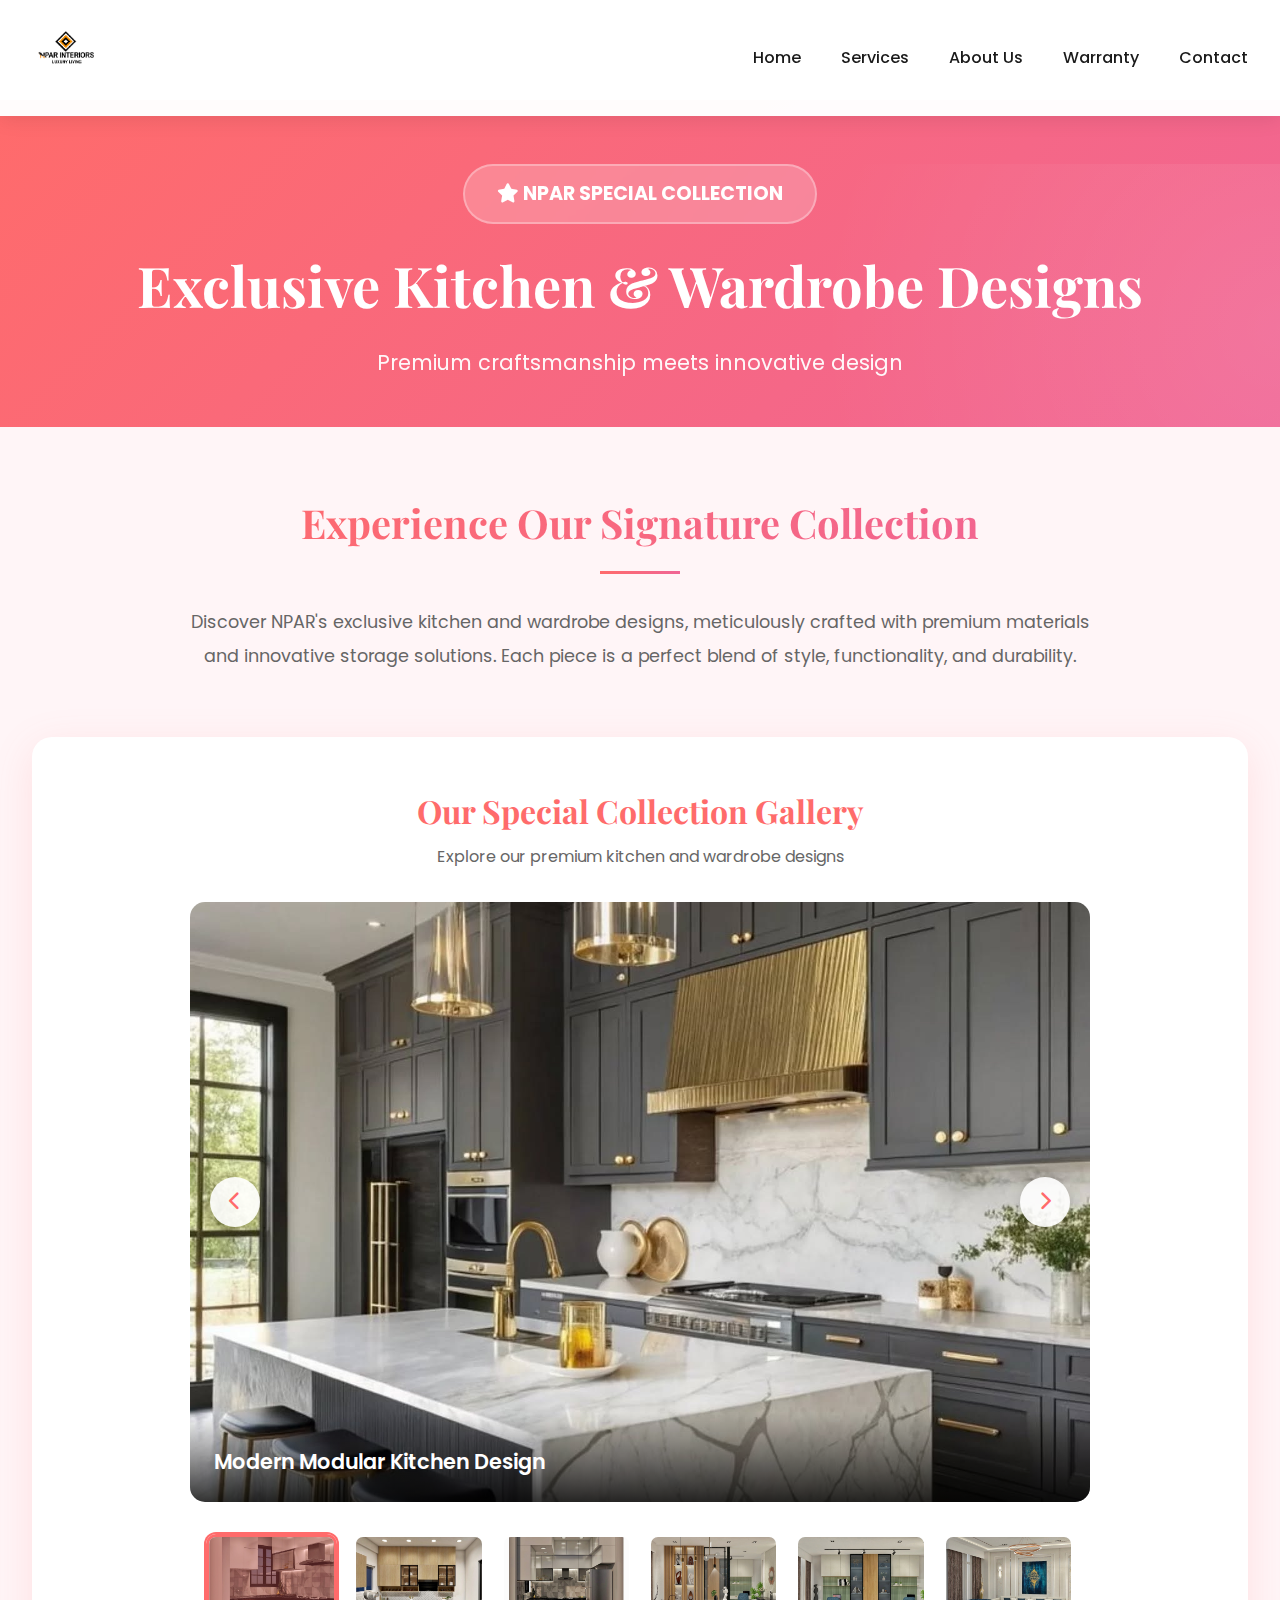
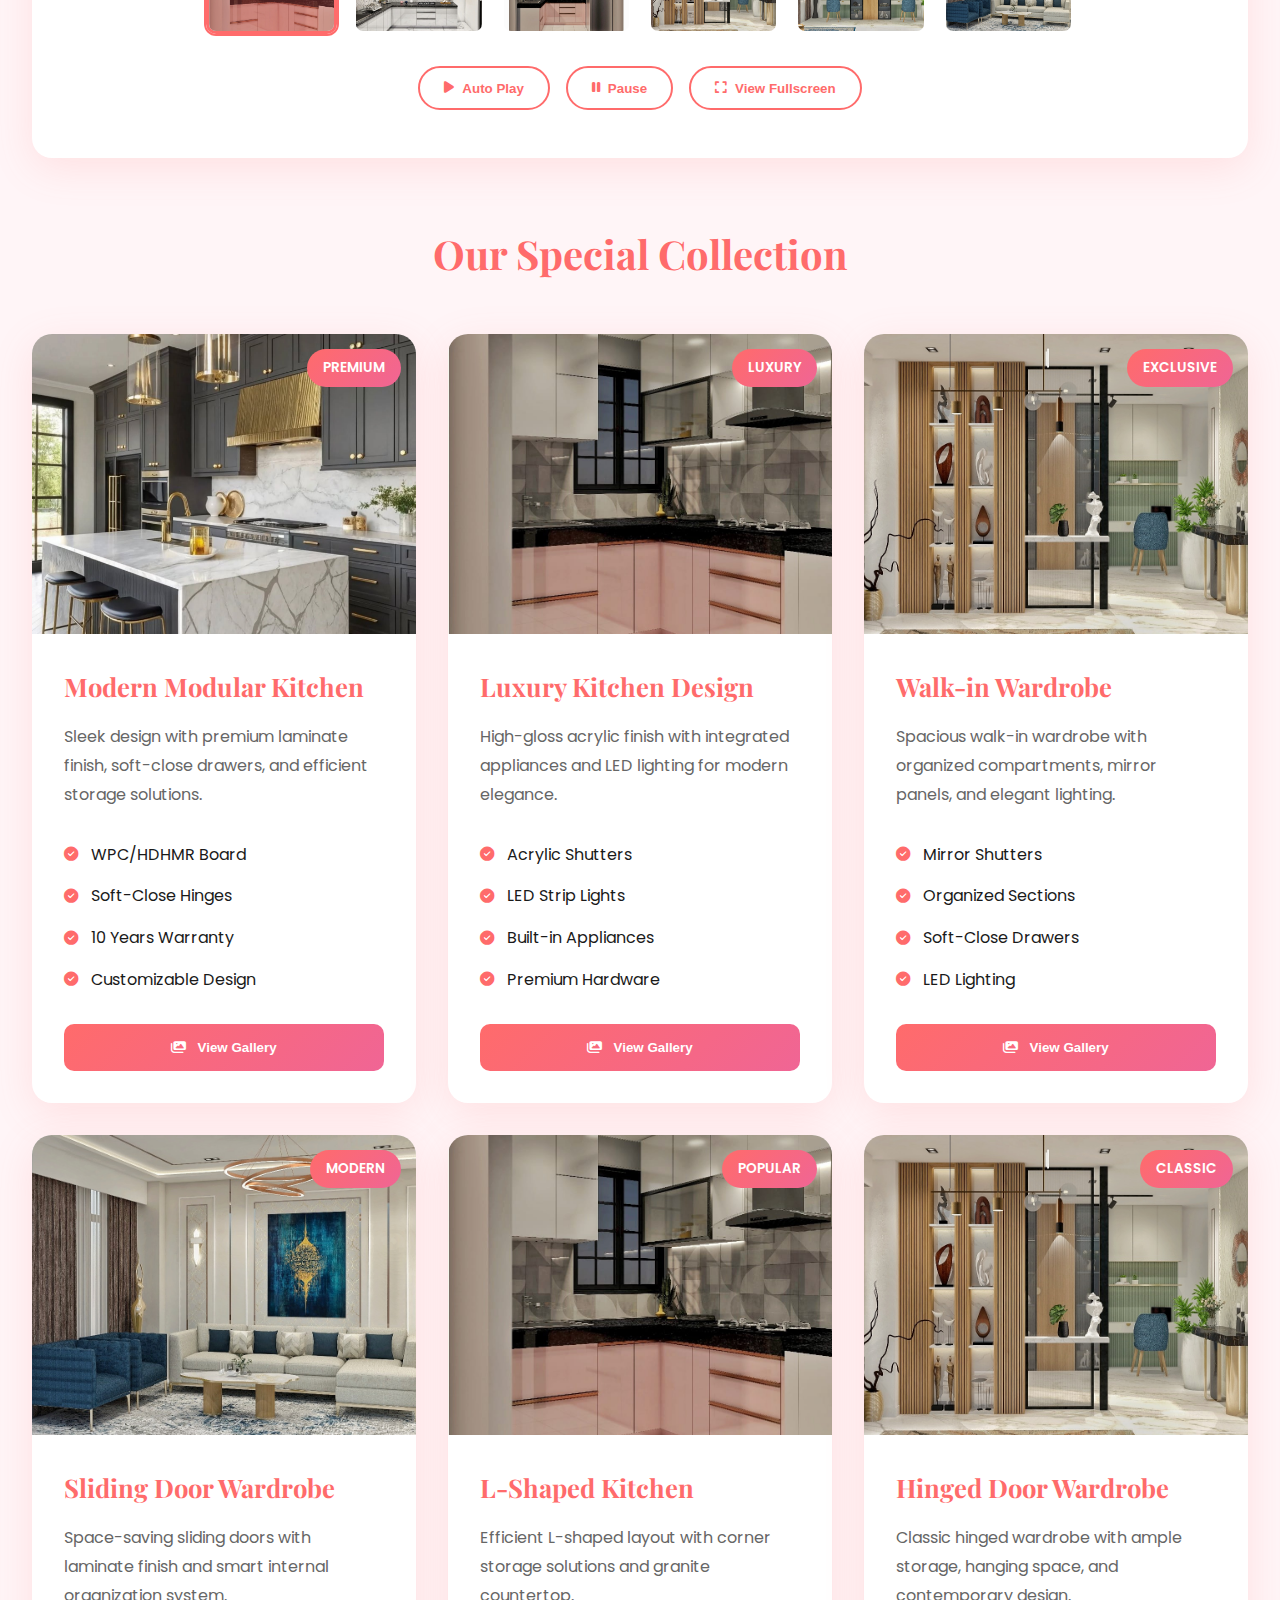
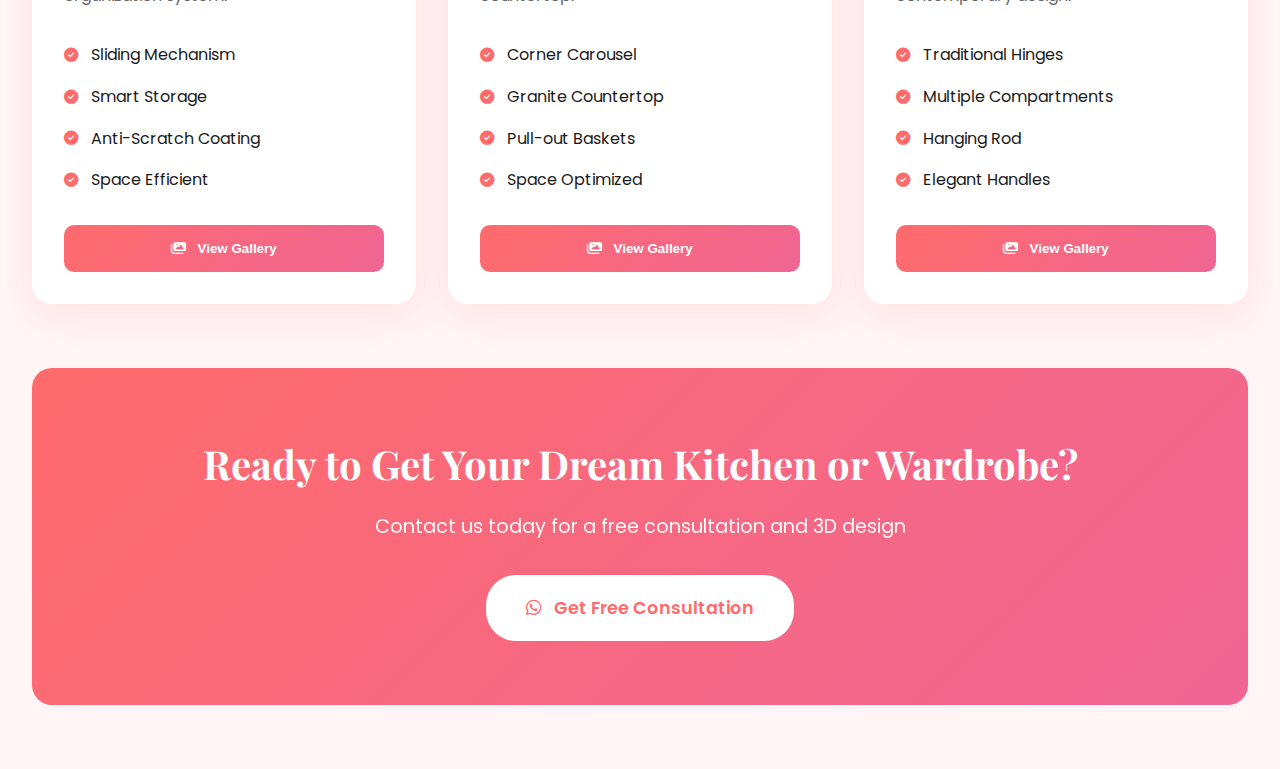
<file: nparspecial.html>
<!DOCTYPE html>
<html lang="en">
<head>
    <meta charset="UTF-8">
    <meta name="viewport" content="width=device-width, initial-scale=1.0">
    <title>NPAR Special Kitchen & Wardrobe Collection - NPAR Interiors</title>
    
    <!-- Google Fonts -->
    <link href="https://fonts.googleapis.com/css2?family=Poppins:wght@300;400;500;600;700&family=Playfair+Display:wght@400;600;700&display=swap" rel="stylesheet">
    
    <!-- Font Awesome -->
    <link rel="stylesheet" href="https://cdnjs.cloudflare.com/ajax/libs/font-awesome/6.4.0/css/all.min.css">
    
    <style>
        * {
            margin: 0;
            padding: 0;
            box-sizing: border-box;
        }
        
        :root {
            --primary-color: #ff6b6b;
            --secondary-color: #f06595;
            --accent-color: #ffb3c1;
            --text-dark: #1a1a1a;
            --text-light: #666;
            --white: #ffffff;
            --light-bg: #fff5f7;
        }
        
        body {
            font-family: 'Poppins', sans-serif;
            color: var(--text-dark);
            line-height: 1.6;
            overflow-x: hidden;
            background: var(--light-bg);
        }
        
        h1, h2, h3, h4 {
            font-family: 'Playfair Display', serif;
        }

        /* Navigation */
        nav {
            position: fixed;
            width: 100%;
            top: 0;
            left: 0;
            background: rgba(255, 255, 255, 0.98);
            box-shadow: 0 2px 20px rgba(0,0,0,0.1);
            z-index: 1000;
            padding: 1.2rem 0;
        }
        
        .nav-container {
            max-width: 1400px;
            margin: 0 auto;
            padding: 0 2rem;
            display: flex;
            justify-content: space-between;
            align-items: center;
        }
        
        .logo-image {
            height: 70px;
            width: auto;
            object-fit: contain;
            transition: transform 0.3s ease;
        }

        .logo-image:hover {
            transform: scale(1.05);
        }
        
        .nav-links {
            display: flex;
            list-style: none;
            gap: 2.5rem;
            align-items: center;
        }
        
        .nav-links a {
            text-decoration: none;
            color: var(--text-dark);
            font-weight: 500;
            transition: color 0.3s;
        }
        
        .nav-links a:hover {
            color: var(--primary-color);
        }

        /* Page Header */
        .page-header {
            margin-top: 100px;
            padding: 4rem 0 3rem;
            text-align: center;
            background: linear-gradient(135deg, var(--primary-color), var(--secondary-color));
            color: var(--white);
            position: relative;
            overflow: hidden;
        }

        .page-header::before {
            content: '';
            position: absolute;
            width: 100%;
            height: 100%;
            background: radial-gradient(circle, rgba(255,255,255,0.1) 0%, transparent 70%);
            animation: rotate 20s linear infinite;
        }

        @keyframes rotate {
            0% { transform: rotate(0deg); }
            100% { transform: rotate(360deg); }
        }

        .page-header-content {
            position: relative;
            z-index: 1;
        }

        .special-badge {
            display: inline-block;
            background: rgba(255, 255, 255, 0.2);
            backdrop-filter: blur(10px);
            padding: 0.8rem 2rem;
            border-radius: 50px;
            font-size: 1.2rem;
            font-weight: 700;
            border: 2px solid rgba(255, 255, 255, 0.3);
            margin-bottom: 1rem;
        }

        .page-header h1 {
            font-size: 3.5rem;
            margin-bottom: 1rem;
        }

        .page-header p {
            font-size: 1.3rem;
            opacity: 0.95;
        }

        /* Main Container */
        .main-container {
            max-width: 1400px;
            margin: 0 auto;
            padding: 4rem 2rem;
        }

        .intro-section {
            text-align: center;
            max-width: 900px;
            margin: 0 auto 4rem;
        }

        .intro-section h2 {
            font-size: 2.5rem;
            background: linear-gradient(135deg, var(--primary-color), var(--secondary-color));
            -webkit-background-clip: text;
            -webkit-text-fill-color: transparent;
            background-clip: text;
            margin-bottom: 1rem;
        }

        .divider {
            width: 80px;
            height: 3px;
            background: linear-gradient(90deg, var(--primary-color), var(--secondary-color));
            margin: 1rem auto 2rem;
        }

        .intro-section p {
            font-size: 1.1rem;
            color: var(--text-light);
            line-height: 1.9;
        }

        /* Gallery Section */
        .gallery-section {
            background: var(--white);
            border-radius: 20px;
            padding: 3rem;
            box-shadow: 0 10px 40px rgba(255, 107, 107, 0.15);
            margin-bottom: 4rem;
        }

        .gallery-header {
            text-align: center;
            margin-bottom: 2rem;
        }

        .gallery-header h3 {
            font-size: 2rem;
            color: var(--primary-color);
            margin-bottom: 0.5rem;
        }

        /* Gallery Slider */
        .gallery-slider-container {
            position: relative;
            max-width: 900px;
            margin: 0 auto 2rem;
            border-radius: 15px;
            overflow: hidden;
        }

        .gallery-main-image {
            position: relative;
            width: 100%;
            height: 600px;
            background: #f0f0f0;
        }

        .main-gallery-img {
            width: 100%;
            height: 100%;
            object-fit: cover;
            transition: opacity 0.5s ease;
        }

        .image-caption {
            position: absolute;
            bottom: 0;
            left: 0;
            right: 0;
            background: linear-gradient(to top, rgba(0,0,0,0.8), transparent);
            color: var(--white);
            padding: 2rem 1.5rem 1.5rem;
            font-size: 1.3rem;
            font-weight: 600;
        }

        .slider-btn {
            position: absolute;
            top: 50%;
            transform: translateY(-50%);
            background: rgba(255, 255, 255, 0.9);
            border: none;
            width: 50px;
            height: 50px;
            border-radius: 50%;
            cursor: pointer;
            display: flex;
            align-items: center;
            justify-content: center;
            transition: all 0.3s ease;
            z-index: 10;
            box-shadow: 0 5px 15px rgba(0,0,0,0.2);
        }

        .slider-btn:hover {
            background: linear-gradient(135deg, var(--primary-color), var(--secondary-color));
            color: var(--white);
            transform: translateY(-50%) scale(1.1);
        }

        .slider-btn i {
            font-size: 1.2rem;
            color: var(--primary-color);
        }

        .slider-btn:hover i {
            color: var(--white);
        }

        .prev-btn {
            left: 20px;
        }

        .next-btn {
            right: 20px;
        }

        /* Thumbnail Gallery */
        .thumbnail-gallery {
            display: grid;
            grid-template-columns: repeat(6, 1fr);
            gap: 1rem;
            max-width: 900px;
            margin: 0 auto 2rem;
            padding: 0 1rem;
        }

        .thumbnail {
            position: relative;
            height: 100px;
            border-radius: 10px;
            overflow: hidden;
            cursor: pointer;
            transition: all 0.3s ease;
            border: 3px solid transparent;
        }

        .thumbnail:hover {
            transform: translateY(-5px);
            box-shadow: 0 10px 25px rgba(255, 107, 107, 0.3);
        }

        .thumbnail.active {
            border-color: var(--primary-color);
            box-shadow: 0 0 0 2px var(--primary-color);
        }

        .thumbnail img {
            width: 100%;
            height: 100%;
            object-fit: cover;
            transition: transform 0.3s ease;
        }

        .thumbnail:hover img {
            transform: scale(1.1);
        }

        .thumbnail::after {
            content: '';
            position: absolute;
            top: 0;
            left: 0;
            width: 100%;
            height: 100%;
            background: rgba(255, 107, 107, 0.3);
            opacity: 0;
            transition: opacity 0.3s ease;
        }

        .thumbnail.active::after {
            opacity: 1;
        }

        /* Gallery Controls */
        .gallery-controls {
            display: flex;
            justify-content: center;
            gap: 1rem;
            flex-wrap: wrap;
        }

        .control-btn {
            padding: 0.8rem 1.5rem;
            background: var(--white);
            border: 2px solid var(--primary-color);
            color: var(--primary-color);
            border-radius: 25px;
            font-weight: 600;
            cursor: pointer;
            transition: all 0.3s ease;
            display: flex;
            align-items: center;
            gap: 0.5rem;
        }

        .control-btn:hover {
            background: linear-gradient(135deg, var(--primary-color), var(--secondary-color));
            color: var(--white);
            transform: translateY(-2px);
            border-color: transparent;
        }

        /* Collection Grid */
        .collection-grid {
            display: grid;
            grid-template-columns: repeat(auto-fit, minmax(350px, 1fr));
            gap: 2rem;
            margin-bottom: 4rem;
        }

        .collection-card {
            background: var(--white);
            border-radius: 20px;
            overflow: hidden;
            box-shadow: 0 10px 40px rgba(255, 107, 107, 0.15);
            transition: all 0.4s ease;
        }

        .collection-card:hover {
            transform: translateY(-10px);
            box-shadow: 0 20px 60px rgba(255, 107, 107, 0.25);
        }

        .collection-image {
            position: relative;
            height: 300px;
            overflow: hidden;
        }

        .collection-image img {
            width: 100%;
            height: 100%;
            object-fit: cover;
            transition: transform 0.5s ease;
        }

        .collection-card:hover .collection-image img {
            transform: scale(1.1);
        }

        .collection-badge {
            position: absolute;
            top: 15px;
            right: 15px;
            background: linear-gradient(135deg, var(--primary-color), var(--secondary-color));
            color: var(--white);
            padding: 0.5rem 1rem;
            border-radius: 20px;
            font-weight: 600;
            font-size: 0.85rem;
        }

        .collection-content {
            padding: 2rem;
        }

        .collection-content h3 {
            font-size: 1.6rem;
            color: var(--primary-color);
            margin-bottom: 1rem;
        }

        .collection-content p {
            color: var(--text-light);
            line-height: 1.8;
            margin-bottom: 1.5rem;
        }

        .features-list {
            list-style: none;
            margin-bottom: 1.5rem;
        }

        .features-list li {
            padding: 0.5rem 0;
            display: flex;
            align-items: center;
            gap: 0.8rem;
            color: var(--text-dark);
        }

        .features-list li i {
            color: var(--primary-color);
            font-size: 0.9rem;
        }

        .view-gallery-btn {
            width: 100%;
            padding: 1rem;
            background: linear-gradient(135deg, var(--primary-color), var(--secondary-color));
            color: var(--white);
            border: none;
            border-radius: 10px;
            font-weight: 600;
            cursor: pointer;
            transition: all 0.3s ease;
            display: flex;
            align-items: center;
            justify-content: center;
            gap: 0.7rem;
        }

        .view-gallery-btn:hover {
            transform: translateY(-2px);
            box-shadow: 0 10px 25px rgba(255, 107, 107, 0.4);
        }

        /* CTA Section */
        .cta-section {
            background: linear-gradient(135deg, var(--primary-color), var(--secondary-color));
            padding: 4rem 3rem;
            border-radius: 20px;
            text-align: center;
            color: var(--white);
        }

        .cta-section h3 {
            font-size: 2.5rem;
            margin-bottom: 1rem;
        }

        .cta-section p {
            font-size: 1.2rem;
            margin-bottom: 2rem;
            opacity: 0.95;
        }

        .cta-btn {
            display: inline-flex;
            align-items: center;
            gap: 0.8rem;
            padding: 1.2rem 2.5rem;
            background: var(--white);
            color: var(--primary-color);
            border: none;
            border-radius: 30px;
            font-size: 1.1rem;
            font-weight: 600;
            cursor: pointer;
            transition: all 0.3s ease;
            text-decoration: none;
        }

        .cta-btn:hover {
            transform: translateY(-3px);
            box-shadow: 0 10px 30px rgba(0,0,0,0.3);
        }

        /* Responsive */
        @media (max-width: 768px) {
            .page-header h1 {
                font-size: 2.5rem;
            }

            .main-container {
                padding: 3rem 1rem;
            }

            .gallery-section {
                padding: 2rem 1rem;
            }

            .gallery-main-image {
                height: 400px;
            }

            .thumbnail-gallery {
                grid-template-columns: repeat(3, 1fr);
                gap: 0.8rem;
            }

            .thumbnail {
                height: 80px;
            }

            .slider-btn {
                width: 40px;
                height: 40px;
            }

            .prev-btn {
                left: 10px;
            }

            .next-btn {
                right: 10px;
            }

            .image-caption {
                font-size: 1.1rem;
                padding: 1.5rem 1rem 1rem;
            }

            .gallery-controls {
                flex-direction: column;
                padding: 0 1rem;
            }

            .control-btn {
                width: 100%;
                justify-content: center;
            }

            .collection-grid {
                grid-template-columns: 1fr;
            }

            .logo-image {
                height: 55px;
            }

            .nav-links {
                display: none;
            }
        }

        @media (max-width: 480px) {
            .gallery-main-image {
                height: 300px;
            }

            .thumbnail-gallery {
                grid-template-columns: repeat(2, 1fr);
            }

            .thumbnail {
                height: 70px;
            }
        }

        html {
            scroll-behavior: smooth;
        }
    </style>
</head>
<body>
    <!-- Navigation -->
    <nav>
        <div class="nav-container">
            <div class="logo">
                <img src="npr-logo.png" alt="NPAR Interiors" class="logo-image">
            </div>
            <ul class="nav-links">
                <li><a href="index.html">Home</a></li>
                <li><a href="service.html">Services</a></li>
                <li><a href="about.html">About Us</a></li>
                <li><a href="warranty.html">Warranty</a></li>
                <li><a href="index.html#contact">Contact</a></li>
            </ul>
        </div>
    </nav>

    <!-- Page Header -->
    <div class="page-header">
        <div class="page-header-content">
            <div class="special-badge">
                <i class="fas fa-star"></i> NPAR SPECIAL COLLECTION
            </div>
            <h1>Exclusive Kitchen & Wardrobe Designs</h1>
            <p>Premium craftsmanship meets innovative design</p>
        </div>
    </div>

    <!-- Main Container -->
    <div class="main-container">
        <!-- Intro Section -->
        <div class="intro-section">
            <h2>Experience Our Signature Collection</h2>
            <div class="divider"></div>
            <p>Discover NPAR's exclusive kitchen and wardrobe designs, meticulously crafted with premium materials and innovative storage solutions. Each piece is a perfect blend of style, functionality, and durability.</p>
        </div>

        <!-- Gallery Section -->
        <div class="gallery-section">
            <div class="gallery-header">
                <h3>Our Special Collection Gallery</h3>
                <p style="color: var(--text-light); margin-top: 0.5rem;">Explore our premium kitchen and wardrobe designs</p>
            </div>

            <!-- Main Gallery Slider -->
            <div class="gallery-slider-container">
                <button class="slider-btn prev-btn" onclick="changeSlide(-1)">
                    <i class="fas fa-chevron-left"></i>
                </button>
                
                <div class="gallery-main-image">
                    <img src="images/kitchan1.jpg" 
                         alt="Kitchen Design" 
                         id="mainImage"
                         class="main-gallery-img">
                    <div class="image-caption" id="imageCaption">
                        Modern Modular Kitchen Design
                    </div>
                </div>

                <button class="slider-btn next-btn" onclick="changeSlide(1)">
                    <i class="fas fa-chevron-right"></i>
                </button>
            </div>

            <!-- Thumbnail Gallery -->
            <div class="thumbnail-gallery">
                <div class="thumbnail active" onclick="selectImage(0)">
                    <img src="images/kitchan2.jpg" alt="Kitchen 1">
                </div>
                <div class="thumbnail" onclick="selectImage(1)">
                    <img src="images/kitchan3.jpg" alt="Kitchen 2">
                </div>
                <div class="thumbnail" onclick="selectImage(2)">
                    <img src="images/kitchan4.jpg" alt="Kitchen 3">
                </div>
                <div class="thumbnail" onclick="selectImage(3)">
                    <img src="images/npar1.jpg" alt="Wardrobe 1">
                </div>
                <div class="thumbnail" onclick="selectImage(4)">
                    <img src="images/npar6.jpg" alt="Wardrobe 2">
                </div>
                <div class="thumbnail" onclick="selectImage(5)">
                    <img src="images/npar4.jpg" alt="Interior">
                </div>
            </div>

            <!-- Gallery Controls -->
            <div class="gallery-controls">
                <button class="control-btn" onclick="startAutoplay()">
                    <i class="fas fa-play"></i>
                    Auto Play
                </button>
                <button class="control-btn" onclick="stopAutoplay()">
                    <i class="fas fa-pause"></i>
                    Pause
                </button>
                <button class="control-btn" onclick="openFullscreen()">
                    <i class="fas fa-expand"></i>
                    View Fullscreen
                </button>
            </div>
        </div>

        <!-- Collection Grid -->
        <h2 style="text-align: center; font-size: 2.5rem; color: var(--primary-color); margin-bottom: 3rem;">
            Our Special Collection
        </h2>

        <div class="collection-grid">
            <!-- Kitchen Card 1 -->
            <div class="collection-card">
                <div class="collection-image">
                    <img src="images/kitchan1.jpg" alt="Modern Kitchen">
                    <div class="collection-badge">PREMIUM</div>
                </div>
                <div class="collection-content">
                    <h3>Modern Modular Kitchen</h3>
                    <p>Sleek design with premium laminate finish, soft-close drawers, and efficient storage solutions.</p>
                    <ul class="features-list">
                        <li><i class="fas fa-check-circle"></i> WPC/HDHMR Board</li>
                        <li><i class="fas fa-check-circle"></i> Soft-Close Hinges</li>
                        <li><i class="fas fa-check-circle"></i> 10 Years Warranty</li>
                        <li><i class="fas fa-check-circle"></i> Customizable Design</li>
                    </ul>
                    <button class="view-gallery-btn" onclick="scrollToGallery()">
                        <i class="fas fa-images"></i>
                        View Gallery
                    </button>
                </div>
            </div>

            <!-- Kitchen Card 2 -->
            <div class="collection-card">
                <div class="collection-image">
                    <img src="images/kitchan2.jpg" alt="Luxury Kitchen">
                    <div class="collection-badge">LUXURY</div>
                </div>
                <div class="collection-content">
                    <h3>Luxury Kitchen Design</h3>
                    <p>High-gloss acrylic finish with integrated appliances and LED lighting for modern elegance.</p>
                    <ul class="features-list">
                        <li><i class="fas fa-check-circle"></i> Acrylic Shutters</li>
                        <li><i class="fas fa-check-circle"></i> LED Strip Lights</li>
                        <li><i class="fas fa-check-circle"></i> Built-in Appliances</li>
                        <li><i class="fas fa-check-circle"></i> Premium Hardware</li>
                    </ul>
                    <button class="view-gallery-btn" onclick="scrollToGallery()">
                        <i class="fas fa-images"></i>
                        View Gallery
                    </button>
                </div>
            </div>

            <!-- Wardrobe Card 1 -->
            <div class="collection-card">
                <div class="collection-image">
                    <img src="images/npar1.jpg" alt="Walk-in Wardrobe">
                    <div class="collection-badge">EXCLUSIVE</div>
                </div>
                <div class="collection-content">
                    <h3>Walk-in Wardrobe</h3>
                    <p>Spacious walk-in wardrobe with organized compartments, mirror panels, and elegant lighting.</p>
                    <ul class="features-list">
                        <li><i class="fas fa-check-circle"></i> Mirror Shutters</li>
                        <li><i class="fas fa-check-circle"></i> Organized Sections</li>
                        <li><i class="fas fa-check-circle"></i> Soft-Close Drawers</li>
                        <li><i class="fas fa-check-circle"></i> LED Lighting</li>
                    </ul>
                    <button class="view-gallery-btn" onclick="scrollToGallery()">
                        <i class="fas fa-images"></i>
                        View Gallery
                    </button>
                </div>
            </div>

            <!-- Wardrobe Card 2 -->
            <div class="collection-card">
                <div class="collection-image">
                    <img src="images/npar4.jpg" alt="Sliding Wardrobe">
                    <div class="collection-badge">MODERN</div>
                </div>
                <div class="collection-content">
                    <h3>Sliding Door Wardrobe</h3>
                    <p>Space-saving sliding doors with laminate finish and smart internal organization system.</p>
                    <ul class="features-list">
                        <li><i class="fas fa-check-circle"></i> Sliding Mechanism</li>
                        <li><i class="fas fa-check-circle"></i> Smart Storage</li>
                        <li><i class="fas fa-check-circle"></i> Anti-Scratch Coating</li>
                        <li><i class="fas fa-check-circle"></i> Space Efficient</li>
                    </ul>
                    <button class="view-gallery-btn" onclick="scrollToGallery()">
                        <i class="fas fa-images"></i>
                        View Gallery
                    </button>
                </div>
            </div>

            <!-- Kitchen Card 3 -->
            <div class="collection-card">
                <div class="collection-image">
                    <img src="images/kitchan2.jpg" alt="L-Shaped Kitchen">
                    <div class="collection-badge">POPULAR</div>
                </div>
                <div class="collection-content">
                    <h3>L-Shaped Kitchen</h3>
                    <p>Efficient L-shaped layout with corner storage solutions and granite countertop.</p>
                    <ul class="features-list">
                        <li><i class="fas fa-check-circle"></i> Corner Carousel</li>
                        <li><i class="fas fa-check-circle"></i> Granite Countertop</li>
                        <li><i class="fas fa-check-circle"></i> Pull-out Baskets</li>
                        <li><i class="fas fa-check-circle"></i> Space Optimized</li>
                    </ul>
                    <button class="view-gallery-btn" onclick="scrollToGallery()">
                        <i class="fas fa-images"></i>
                        View Gallery
                    </button>
                </div>
            </div>

            <!-- Wardrobe Card 3 -->
            <div class="collection-card">
                <div class="collection-image">
                    <img src="images/npar1.jpg" alt="Hinged Wardrobe">
                    <div class="collection-badge">CLASSIC</div>
                </div>
                <div class="collection-content">
                    <h3>Hinged Door Wardrobe</h3>
                    <p>Classic hinged wardrobe with ample storage, hanging space, and contemporary design.</p>
                    <ul class="features-list">
                        <li><i class="fas fa-check-circle"></i> Traditional Hinges</li>
                        <li><i class="fas fa-check-circle"></i> Multiple Compartments</li>
                        <li><i class="fas fa-check-circle"></i> Hanging Rod</li>
                        <li><i class="fas fa-check-circle"></i> Elegant Handles</li>
                    </ul>
                    <button class="view-gallery-btn" onclick="scrollToGallery()">
                        <i class="fas fa-images"></i>
                        View Gallery
                    </button>
                </div>
            </div>
        </div>

        <!-- CTA Section -->
        <div class="cta-section">
            <h3>Ready to Get Your Dream Kitchen or Wardrobe?</h3>
            <p>Contact us today for a free consultation and 3D design</p>
            <a href="https://wa.me/919876543210?text=Hello%20NPAR%20Interiors!%20I'm%20interested%20in%20the%20special%20kitchen%20and%20wardrobe%20collection." target="_blank" class="cta-btn">
                <i class="fab fa-whatsapp"></i>
                Get Free Consultation
            </a>
        </div>
    </div>

    <script>
        // Gallery Data
        const galleryImages = [
            {
                src: 'images/kitchan1.jpg',
                caption: 'Modern Modular Kitchen Design'
            },
            {
                src: 'images/kitchan4.jpg',
                caption: 'Luxury Kitchen with Island'
            },
            {
                src: 'images/kitchan2.jpg',
                caption: 'L-Shaped Kitchen Layout'
            },
            {
                src: 'images/npar6.jpg',
                caption: 'Elegant Walk-in Wardrobe'
            },
            {
                src:'images/npar2.jpg',
                caption: 'Sliding Door Wardrobe System'
            },
            {
                src: 'images/npar5.jpg',
                caption: 'Complete Interior Design'
            }
        ];

        let currentSlide = 0;
        let autoplayInterval = null;

        // Change slide
        function changeSlide(direction) {
            currentSlide += direction;
            
            if (currentSlide >= galleryImages.length) {
                currentSlide = 0;
            } else if (currentSlide < 0) {
                currentSlide = galleryImages.length - 1;
            }
            
            updateGallery();
        }

        // Select image from thumbnail
        function selectImage(index) {
            currentSlide = index;
            updateGallery();
            stopAutoplay();
        }

        // Update gallery display
        function updateGallery() {
            const mainImage = document.getElementById('mainImage');
            const caption = document.getElementById('imageCaption');
            const thumbnails = document.querySelectorAll('.thumbnail');
            
            // Fade effect
            mainImage.style.opacity = '0';
            
            setTimeout(() => {
                mainImage.src = galleryImages[currentSlide].src;
                caption.textContent = galleryImages[currentSlide].caption;
                mainImage.style.opacity = '1';
            }, 300);
            
            // Update active thumbnail
            thumbnails.forEach((thumb, index) => {
                thumb.classList.toggle('active', index === currentSlide);
            });
        }

        // Auto play
        function startAutoplay() {
            stopAutoplay();
            autoplayInterval = setInterval(() => {
                changeSlide(1);
            }, 3000);
        }

        function stopAutoplay() {
            if (autoplayInterval) {
                clearInterval(autoplayInterval);
                autoplayInterval = null;
            }
        }

        // Fullscreen
        function openFullscreen() {
            const container = document.querySelector('.gallery-main-image');
            if (container.requestFullscreen) {
                container.requestFullscreen();
            } else if (container.webkitRequestFullscreen) {
                container.webkitRequestFullscreen();
            } else if (container.msRequestFullscreen) {
                container.msRequestFullscreen();
            }
        }

        // Scroll to gallery
        function scrollToGallery() {
            document.querySelector('.gallery-section').scrollIntoView({ 
                behavior: 'smooth',
                block: 'center'
            });
        }

        // Keyboard navigation
        document.addEventListener('keydown', (e) => {
            if (e.key === 'ArrowLeft') {
                changeSlide(-1);
            } else if (e.key === 'ArrowRight') {
                changeSlide(1);
            } else if (e.key === 'Escape' && document.fullscreenElement) {
                document.exitFullscreen();
            }
        });

        // Stop autoplay when user interacts
        document.querySelectorAll('.thumbnail, .slider-btn').forEach(element => {
            element.addEventListener('click', stopAutoplay);
        });
    </script>
</body>
</html>
</file>
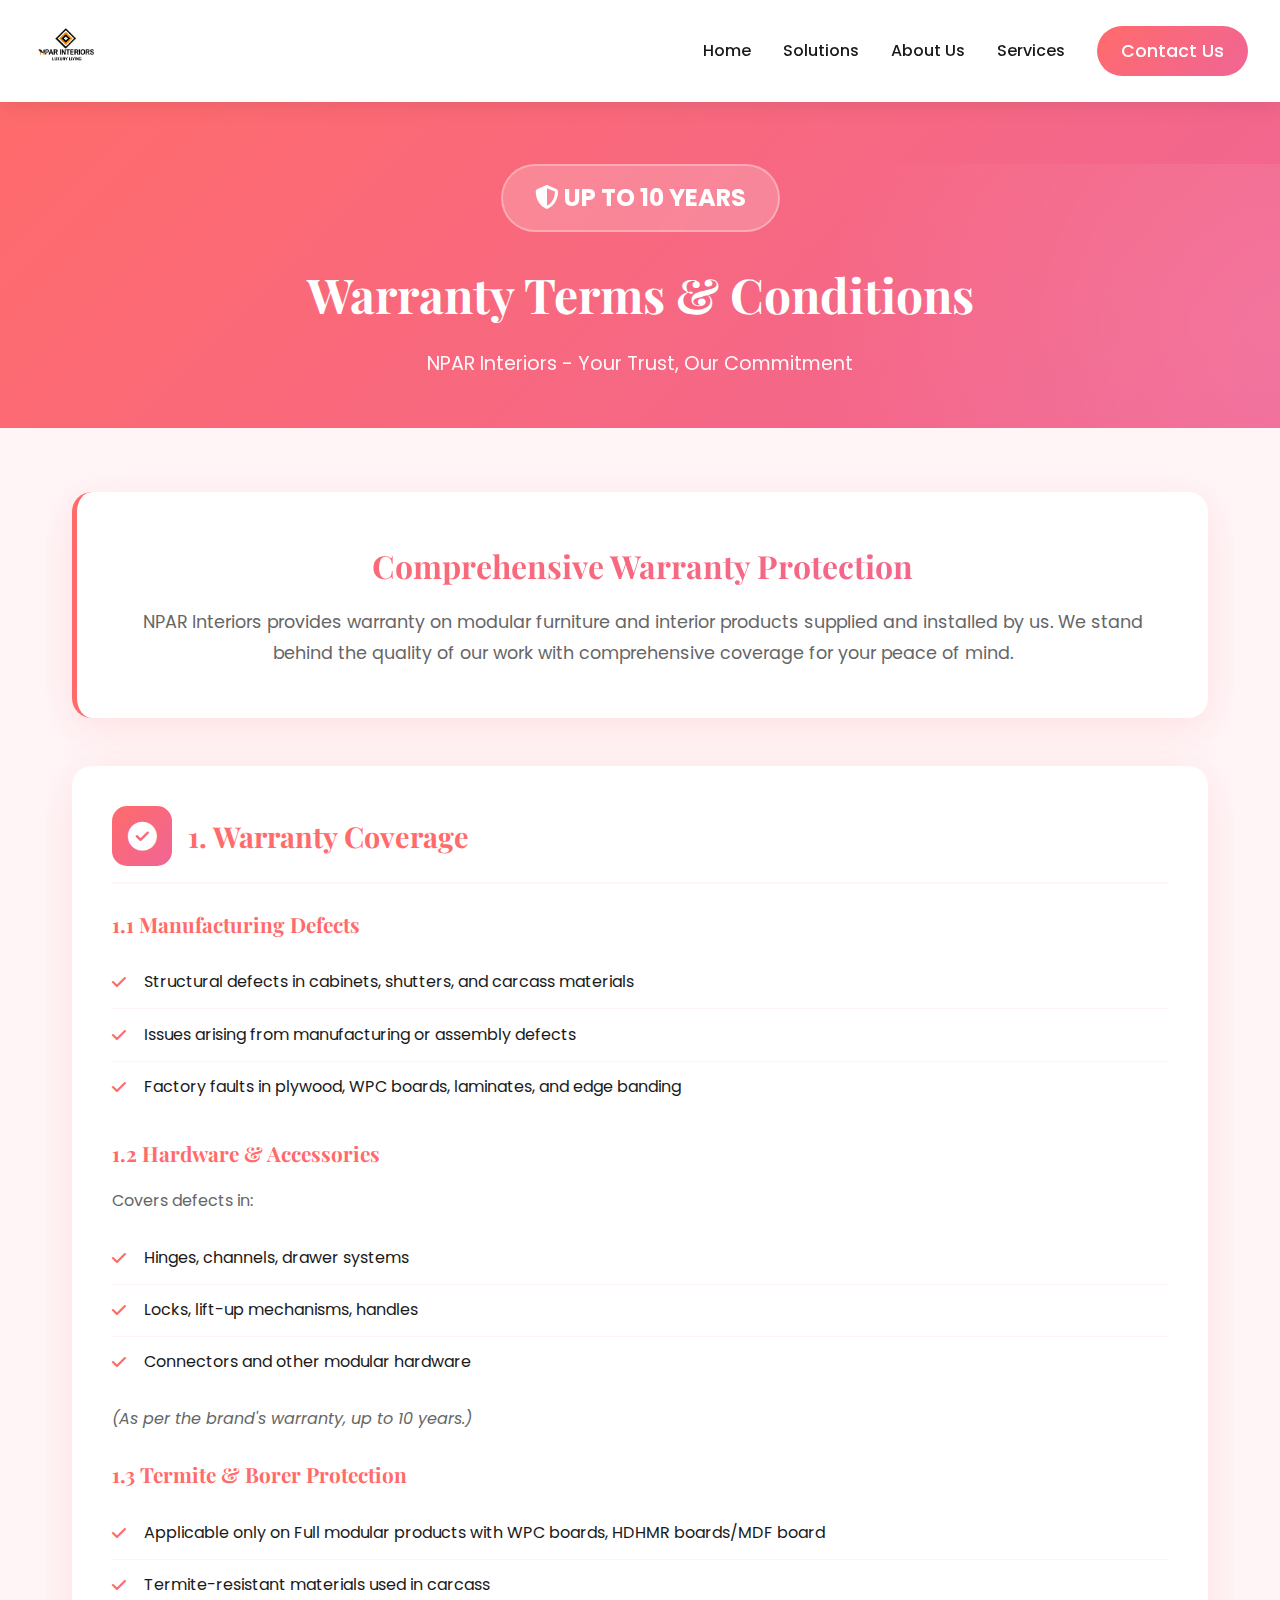
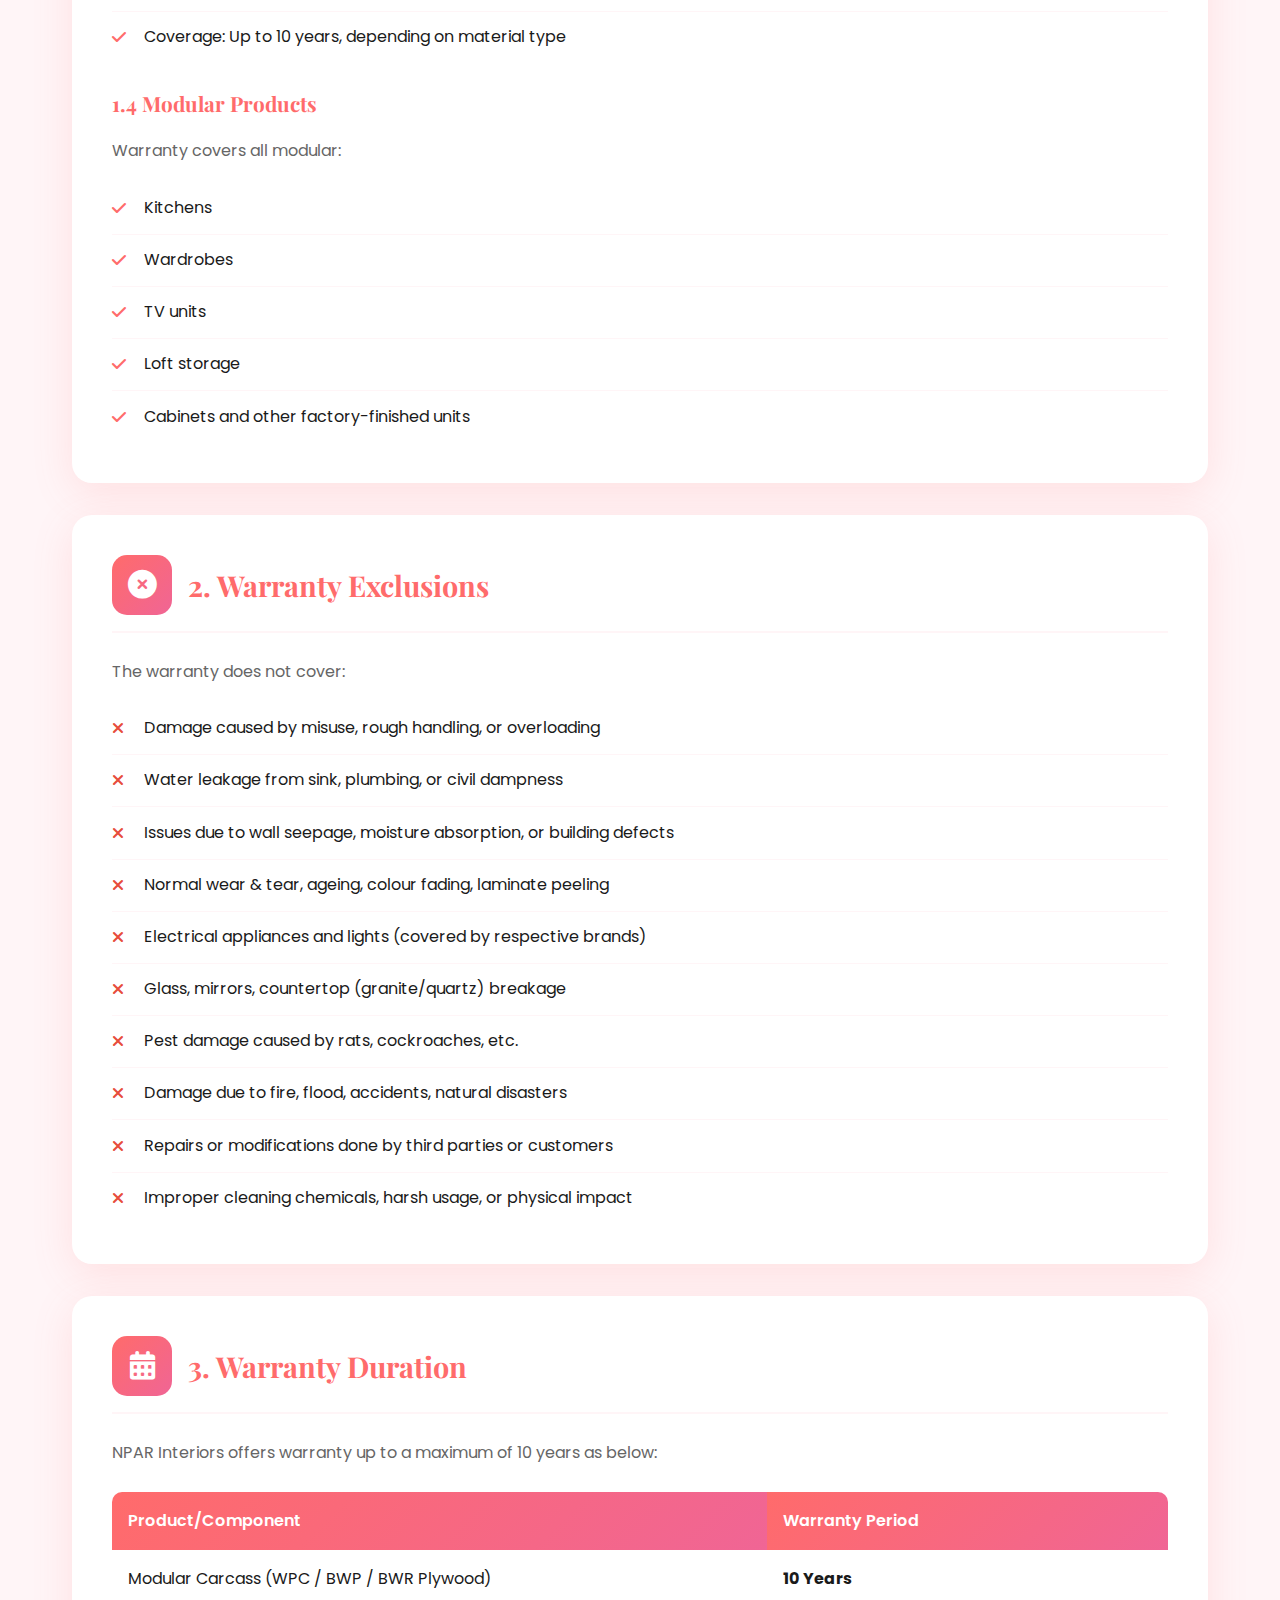
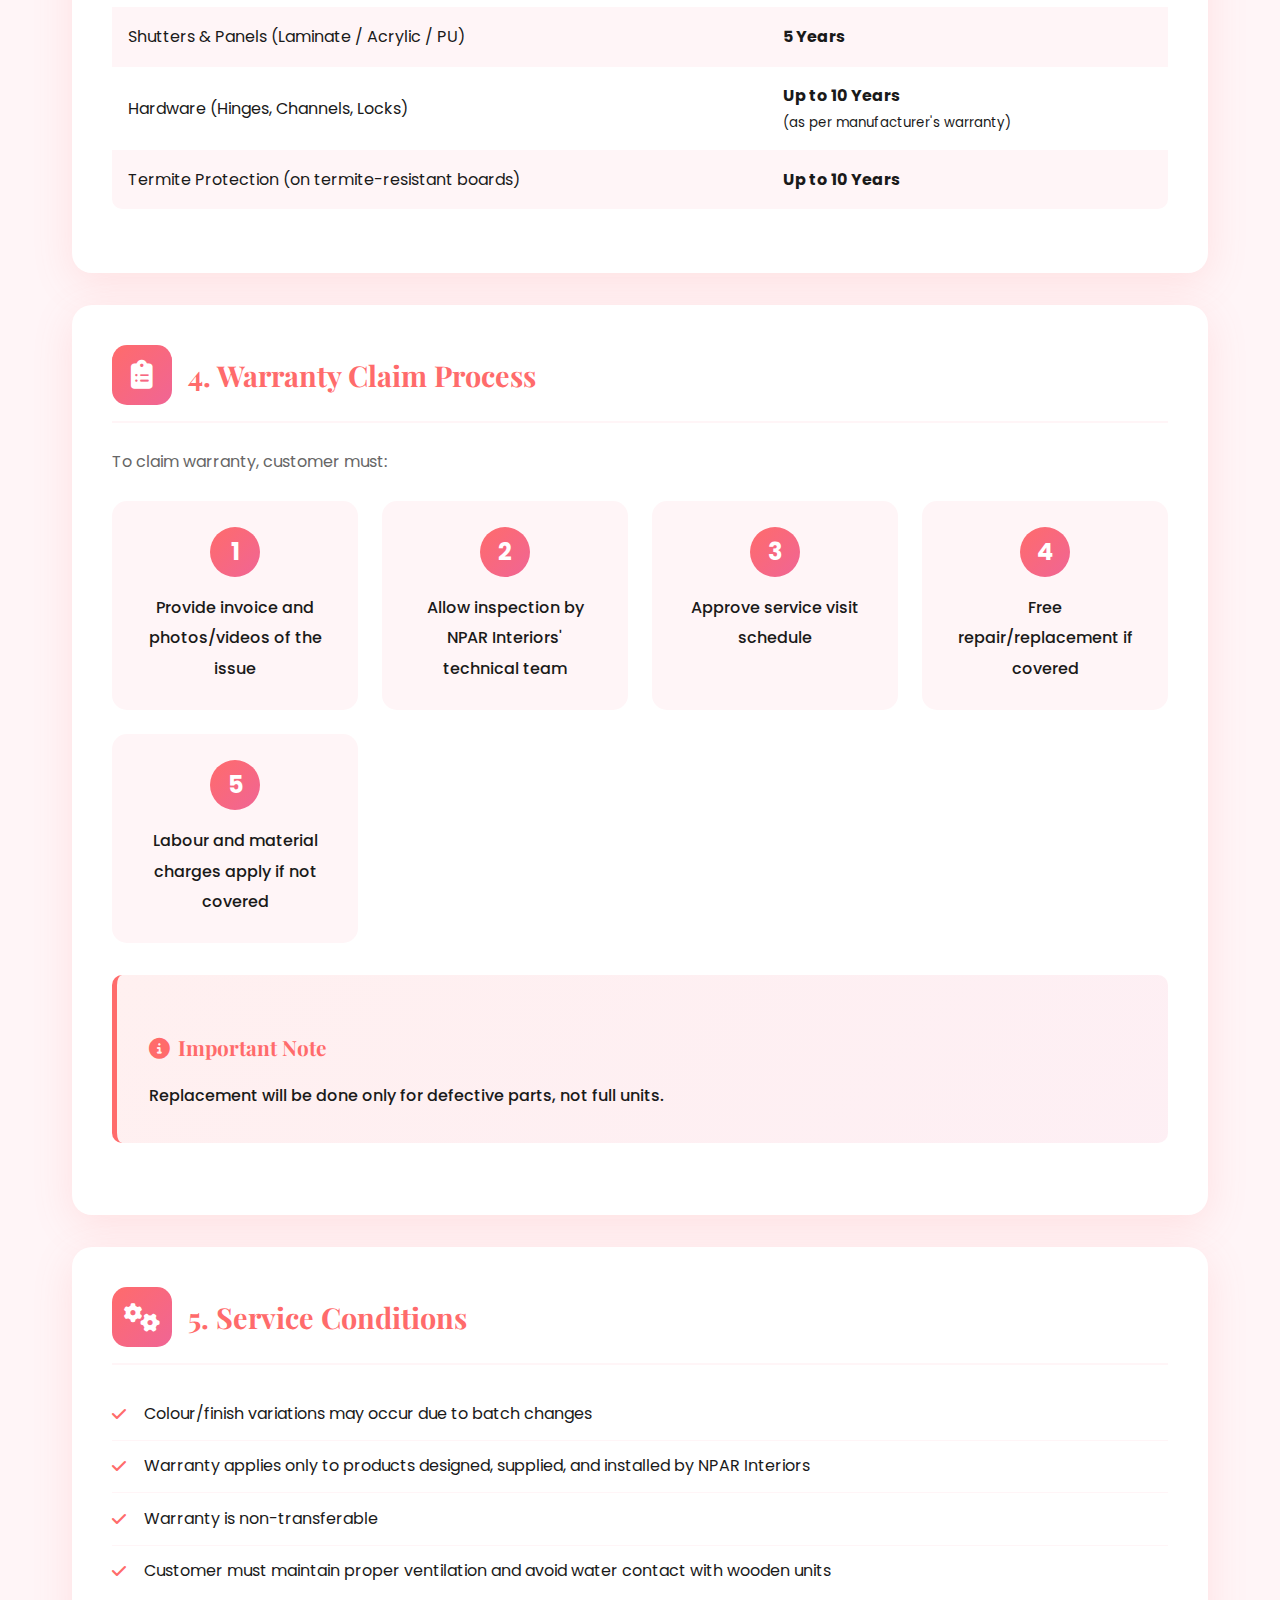
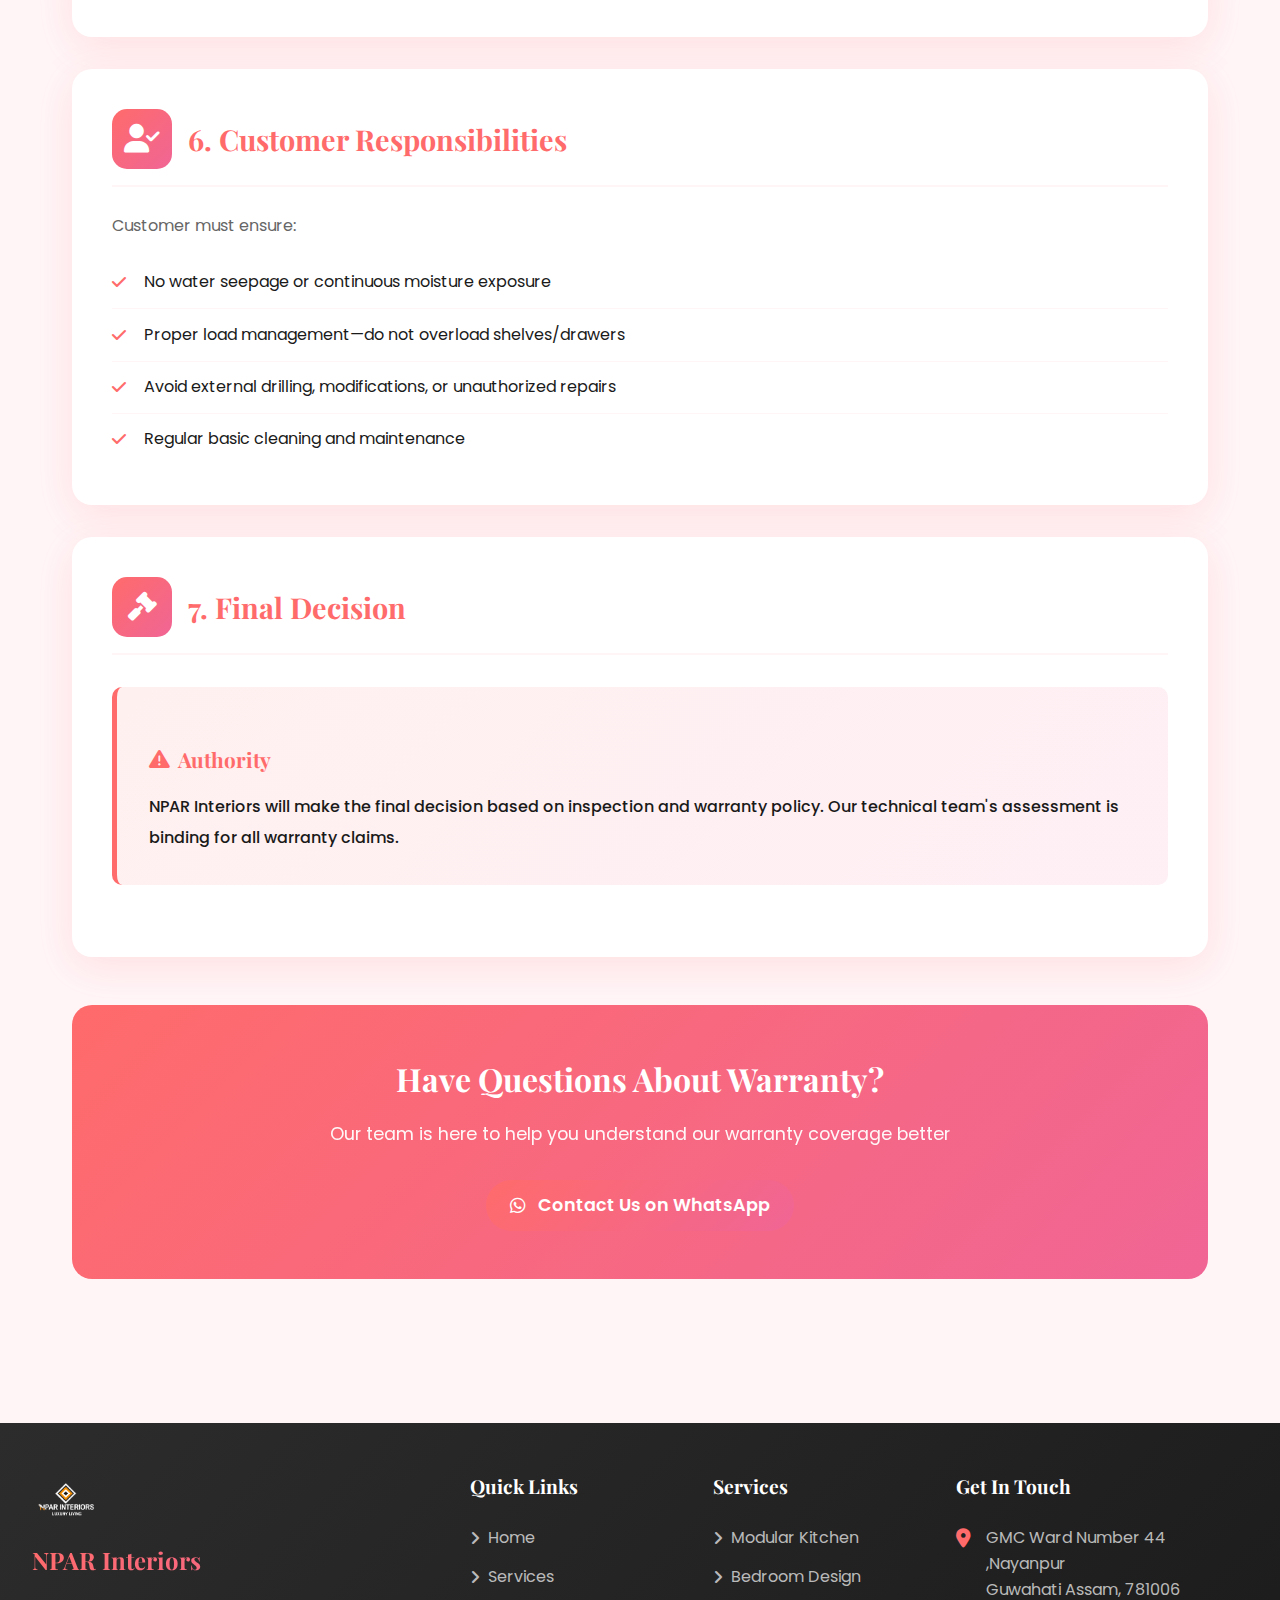
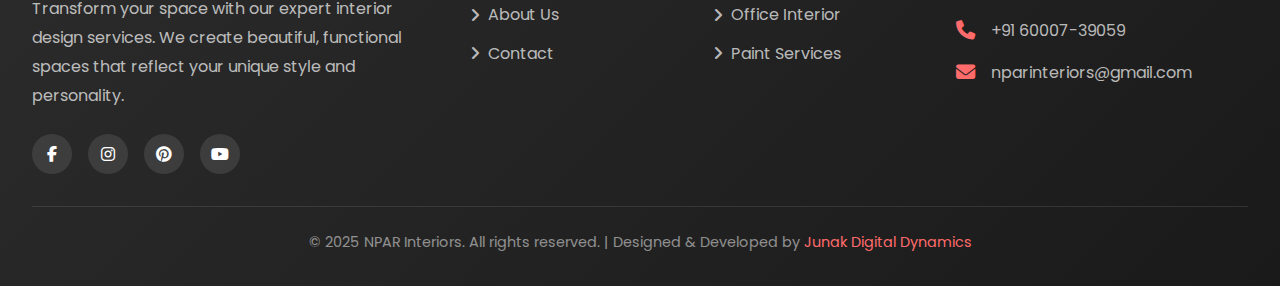
<file: warranty.html>
<!DOCTYPE html>
<html lang="en">
<head>
    <meta charset="UTF-8">
    <meta name="viewport" content="width=device-width, initial-scale=1.0">
    <title>Warranty Terms & Conditions - NPAR Interiors</title>
    
    <!-- Google Fonts -->
    <link href="https://fonts.googleapis.com/css2?family=Poppins:wght@300;400;500;600;700&family=Playfair+Display:wght@400;600;700&display=swap" rel="stylesheet">
    
    <!-- Font Awesome -->
    <link rel="stylesheet" href="https://cdnjs.cloudflare.com/ajax/libs/font-awesome/6.4.0/css/all.min.css">
    
    <style>
        * {
            margin: 0;
            padding: 0;
            box-sizing: border-box;
        }
        
        :root {
            --primary-color: #ff6b6b;
            --secondary-color: #f06595;
            --accent-color: #ffb3c1;
            --text-dark: #1a1a1a;
            --text-light: #666;
            --white: #ffffff;
            --light-bg: #fff5f7;
            --success-color: #4CAF50;
        }
        
        body {
            font-family: 'Poppins', sans-serif;
            color: var(--text-dark);
            line-height: 1.6;
            overflow-x: hidden;
            background: var(--light-bg);
        }
        
        h1, h2, h3, h4 {
            font-family: 'Playfair Display', serif;
        }

        /* Navigation */
       

        /* Page Header */
        .page-header {
            margin-top: 100px;
            padding: 4rem 0 3rem;
            text-align: center;
            background: linear-gradient(135deg, var(--primary-color), var(--secondary-color));
            color: var(--white);
            position: relative;
            overflow: hidden;
        }

        .page-header::before {
            content: '';
            position: absolute;
            width: 100%;
            height: 100%;
            background: radial-gradient(circle, rgba(255,255,255,0.1) 0%, transparent 70%);
            animation: rotate 15s linear infinite;
        }

        @keyframes rotate {
            0% { transform: rotate(0deg); }
            100% { transform: rotate(360deg); }
        }

        .page-header-content {
            position: relative;
            z-index: 1;
        }

        .warranty-badge {
            display: inline-block;
            background: rgba(255, 255, 255, 0.2);
            backdrop-filter: blur(10px);
            padding: 0.8rem 2rem;
            border-radius: 50px;
            font-size: 1.5rem;
            font-weight: 700;
            border: 2px solid rgba(255, 255, 255, 0.3);
            margin-bottom: 1.5rem;
        }

        .page-header h1 {
            font-size: 3rem;
            margin-bottom: 1rem;
        }

        .page-header p {
            font-size: 1.2rem;
            opacity: 0.95;
        }

        /* Warranty Content */
        .warranty-container {
            max-width: 1200px;
            margin: 0 auto;
            padding: 4rem 2rem;
        }

        .warranty-intro {
            background: var(--white);
            padding: 3rem;
            border-radius: 20px;
            box-shadow: 0 10px 40px rgba(255, 107, 107, 0.15);
            margin-bottom: 3rem;
            text-align: center;
            border-left: 5px solid var(--primary-color);
        }

        .warranty-intro h2 {
            font-size: 2rem;
            background: linear-gradient(135deg, var(--primary-color), var(--secondary-color));
            -webkit-background-clip: text;
            -webkit-text-fill-color: transparent;
            background-clip: text;
            margin-bottom: 1rem;
        }

        .warranty-intro p {
            font-size: 1.1rem;
            color: var(--text-light);
            line-height: 1.8;
        }

        /* Warranty Sections */
        .warranty-section {
            background: var(--white);
            padding: 2.5rem;
            border-radius: 20px;
            box-shadow: 0 10px 40px rgba(255, 107, 107, 0.15);
            margin-bottom: 2rem;
            transition: all 0.3s ease;
        }

        .warranty-section:hover {
            transform: translateY(-5px);
            box-shadow: 0 15px 50px rgba(255, 107, 107, 0.25);
        }

        .section-header {
            display: flex;
            align-items: center;
            gap: 1rem;
            margin-bottom: 1.5rem;
            padding-bottom: 1rem;
            border-bottom: 2px solid var(--light-bg);
        }

        .section-icon {
            width: 60px;
            height: 60px;
            background: linear-gradient(135deg, var(--primary-color), var(--secondary-color));
            border-radius: 15px;
            display: flex;
            align-items: center;
            justify-content: center;
            flex-shrink: 0;
        }

        .section-icon i {
            font-size: 1.8rem;
            color: var(--white);
        }

        .section-header h3 {
            font-size: 1.8rem;
            color: var(--primary-color);
        }

        .warranty-section h4 {
            font-size: 1.3rem;
            color: var(--primary-color);
            margin: 1.5rem 0 1rem;
        }

        .warranty-section p {
            color: var(--text-light);
            line-height: 1.9;
            margin-bottom: 1rem;
        }

        .warranty-section ul {
            list-style: none;
            padding-left: 0;
        }

        .warranty-section ul li {
            padding: 0.7rem 0 0.7rem 2rem;
            position: relative;
            color: var(--text-dark);
            line-height: 1.8;
            border-bottom: 1px solid var(--light-bg);
        }

        .warranty-section ul li:last-child {
            border-bottom: none;
        }

        .warranty-section ul li::before {
            content: '\f00c';
            font-family: 'Font Awesome 6 Free';
            font-weight: 900;
            position: absolute;
            left: 0;
            color: var(--primary-color);
            font-size: 1rem;
        }

        .exclusion-item::before {
            content: '\f00d' !important;
            color: #e74c3c !important;
        }

        /* Duration Table */
        .duration-table {
            width: 100%;
            margin: 1.5rem 0;
            border-collapse: collapse;
            overflow: hidden;
            border-radius: 10px;
        }

        .duration-table th {
            background: linear-gradient(135deg, var(--primary-color), var(--secondary-color));
            color: var(--white);
            padding: 1rem;
            text-align: left;
            font-weight: 600;
        }

        .duration-table td {
            padding: 1rem;
            border-bottom: 1px solid var(--light-bg);
        }

        .duration-table tr:last-child td {
            border-bottom: none;
        }

        .duration-table tr:nth-child(even) {
            background: var(--light-bg);
        }

        /* Process Steps */
        .process-steps {
            display: grid;
            grid-template-columns: repeat(auto-fit, minmax(200px, 1fr));
            gap: 1.5rem;
            margin: 1.5rem 0;
        }

        .process-step {
            background: var(--light-bg);
            padding: 1.5rem;
            border-radius: 15px;
            text-align: center;
            transition: all 0.3s ease;
            border: 2px solid transparent;
        }

        .process-step:hover {
            border-color: var(--primary-color);
            transform: translateY(-5px);
            background: var(--white);
        }

        .step-number {
            width: 50px;
            height: 50px;
            background: linear-gradient(135deg, var(--primary-color), var(--secondary-color));
            color: var(--white);
            border-radius: 50%;
            display: flex;
            align-items: center;
            justify-content: center;
            font-size: 1.5rem;
            font-weight: 700;
            margin: 0 auto 1rem;
        }

        .process-step p {
            color: var(--text-dark);
            font-weight: 500;
            margin: 0;
        }

        /* Important Note */
        .important-note {
            background: linear-gradient(135deg, rgba(255, 107, 107, 0.1), rgba(240, 101, 149, 0.1));
            border-left: 5px solid var(--primary-color);
            padding: 2rem;
            border-radius: 10px;
            margin: 2rem 0;
        }

        .important-note h4 {
            color: var(--primary-color);
            margin-bottom: 1rem;
            display: flex;
            align-items: center;
            gap: 0.5rem;
        }

        .important-note p {
            margin: 0;
            color: var(--text-dark);
            font-weight: 500;
        }

        /* CTA Section */
        .warranty-cta {
            background: linear-gradient(135deg, var(--primary-color), var(--secondary-color));
            color: var(--white);
            padding: 3rem;
            border-radius: 20px;
            text-align: center;
            margin-top: 3rem;
        }

        .warranty-cta h3 {
            font-size: 2rem;
            margin-bottom: 1rem;
        }

        .warranty-cta p {
            font-size: 1.1rem;
            margin-bottom: 2rem;
            opacity: 0.95;
        }

        .cta-btn {
            display: inline-flex;
            align-items: center;
            gap: 0.8rem;
            padding: 1.2rem 2.5rem;
            background: var(--white);
            color: var(--primary-color);
            border: none;
            border-radius: 30px;
            font-size: 1.1rem;
            font-weight: 600;
            cursor: pointer;
            transition: all 0.3s ease;
            text-decoration: none;
        }

        .cta-btn:hover {
            transform: translateY(-3px);
            box-shadow: 0 10px 30px rgba(0,0,0,0.3);
        }

        /* Responsive */
        @media (max-width: 768px) {
            .page-header h1 {
                font-size: 2rem;
            }

            .warranty-section {
                padding: 1.5rem;
            }

            .section-header {
                flex-direction: column;
                text-align: center;
            }

            .section-header h3 {
                font-size: 1.5rem;
            }

            .process-steps {
                grid-template-columns: 1fr;
            }

        }

        html {
            scroll-behavior: smooth;
        }
        @media (max-width: 768px) {
    /* Duration Table - Card Style */
    .duration-table {
        display: block;
    }

    .duration-table thead {
        display: none;
    }

    .duration-table tbody {
        display: block;
    }

    .duration-table tr {
        display: block;
        background: var(--light-bg);
        border-radius: 12px;
        padding: 1.2rem;
        margin-bottom: 1rem;
        border: 2px solid var(--light-bg);
        transition: all 0.3s ease;
    }

    .duration-table tr:hover {
        border-color: var(--primary-color);
        box-shadow: 0 5px 20px rgba(255, 107, 107, 0.2);
    }

    .duration-table td {
        display: block;
        padding: 0.5rem 0;
        border: none;
        text-align: left;
    }

    .duration-table td:first-child {
        font-weight: 600;
        color: var(--primary-color);
        font-size: 1.1rem;
        margin-bottom: 0.5rem;
        padding-bottom: 0.5rem;
        border-bottom: 1px solid rgba(255, 107, 107, 0.2);
    }

    .duration-table td:last-child {
        font-size: 1.05rem;
        font-weight: 600;
        color: var(--text-dark);
    }

    .duration-table td:last-child strong {
        color: var(--primary-color);
        font-size: 1.2rem;
    }
}

    </style>
    <link rel="stylesheet"href="navandfooter.css">
</head>
<body>
    <!-- Navigation -->
  <nav id="navbar">
    <div class="nav-container">
       <div class="logo">
    <img src="npr-logo.png" alt="NPAR Interiors" class="logo-image">
</div>

        <ul class="nav-links" id="navLinks">
            <li><a href="index.html">Home</a></li>
            <li><a href="index.html#solutions">Solutions</a></li>
            <li><a href="about.html">About Us</a></li>
            <li><a href="service.html">Services</a></li>
            <li><a href="javascript:void(0)" class="cta-btn" onclick="openContactPopup()">Contact Us</a></li>
        </ul>
        <div class="menu-toggle" id="menuToggle">
            <span></span>
            <span></span>
            <span></span>
        </div>
    </div>
</nav>


    <!-- Page Header -->
    <div class="page-header">
        <div class="page-header-content">
            <div class="warranty-badge">
                <i class="fas fa-shield-alt"></i> UP TO 10 YEARS
            </div>
            <h1>Warranty Terms & Conditions</h1>
            <p>NPAR Interiors - Your Trust, Our Commitment</p>
        </div>
    </div>

    <!-- Warranty Content -->
    <div class="warranty-container">
        <!-- Intro -->
        <div class="warranty-intro">
            <h2>Comprehensive Warranty Protection</h2>
            <p>NPAR Interiors provides warranty on modular furniture and interior products supplied and installed by us. We stand behind the quality of our work with comprehensive coverage for your peace of mind.</p>
        </div>

        <!-- Section 1: Warranty Coverage -->
        <div class="warranty-section">
            <div class="section-header">
                <div class="section-icon">
                    <i class="fas fa-check-circle"></i>
                </div>
                <h3>1. Warranty Coverage</h3>
            </div>

            <h4>1.1 Manufacturing Defects</h4>
            <ul>
                <li>Structural defects in cabinets, shutters, and carcass materials</li>
                <li>Issues arising from manufacturing or assembly defects</li>
                <li>Factory faults in plywood, WPC boards, laminates, and edge banding</li>
            </ul>

            <h4>1.2 Hardware & Accessories</h4>
            <p>Covers defects in:</p>
            <ul>
                <li>Hinges, channels, drawer systems</li>
                <li>Locks, lift-up mechanisms, handles</li>
                <li>Connectors and other modular hardware</li>
            </ul>
            <p style="margin-top: 1rem; font-style: italic;">(As per the brand's warranty, up to 10 years.)</p>

            <h4>1.3 Termite & Borer Protection</h4>
            <ul>
                <li>Applicable only on Full modular products with WPC boards, HDHMR boards/MDF board</li>
                <li>Termite-resistant materials used in carcass</li>
                <li>Coverage: Up to 10 years, depending on material type</li>
            </ul>

            <h4>1.4 Modular Products</h4>
            <p>Warranty covers all modular:</p>
            <ul>
                <li>Kitchens</li>
                <li>Wardrobes</li>
                <li>TV units</li>
                <li>Loft storage</li>
                <li>Cabinets and other factory-finished units</li>
            </ul>
        </div>

        <!-- Section 2: Warranty Exclusions -->
        <div class="warranty-section">
            <div class="section-header">
                <div class="section-icon">
                    <i class="fas fa-times-circle"></i>
                </div>
                <h3>2. Warranty Exclusions</h3>
            </div>
            <p>The warranty does not cover:</p>
            <ul>
                <li class="exclusion-item">Damage caused by misuse, rough handling, or overloading</li>
                <li class="exclusion-item">Water leakage from sink, plumbing, or civil dampness</li>
                <li class="exclusion-item">Issues due to wall seepage, moisture absorption, or building defects</li>
                <li class="exclusion-item">Normal wear & tear, ageing, colour fading, laminate peeling</li>
                <li class="exclusion-item">Electrical appliances and lights (covered by respective brands)</li>
                <li class="exclusion-item">Glass, mirrors, countertop (granite/quartz) breakage</li>
                <li class="exclusion-item">Pest damage caused by rats, cockroaches, etc.</li>
                <li class="exclusion-item">Damage due to fire, flood, accidents, natural disasters</li>
                <li class="exclusion-item">Repairs or modifications done by third parties or customers</li>
                <li class="exclusion-item">Improper cleaning chemicals, harsh usage, or physical impact</li>
            </ul>
        </div>

        <!-- Section 3: Warranty Duration -->
        <div class="warranty-section">
            <div class="section-header">
                <div class="section-icon">
                    <i class="fas fa-calendar-alt"></i>
                </div>
                <h3>3. Warranty Duration</h3>
            </div>
            <p>NPAR Interiors offers warranty up to a maximum of 10 years as below:</p>
            
            <table class="duration-table">
                <thead>
                    <tr>
                        <th>Product/Component</th>
                        <th>Warranty Period</th>
                    </tr>
                </thead>
                <tbody>
                    <tr>
                        <td>Modular Carcass (WPC / BWP / BWR Plywood)</td>
                        <td><strong>10 Years</strong></td>
                    </tr>
                    <tr>
                        <td>Shutters & Panels (Laminate / Acrylic / PU)</td>
                        <td><strong>5 Years</strong></td>
                    </tr>
                    <tr>
                        <td>Hardware (Hinges, Channels, Locks)</td>
                        <td><strong>Up to 10 Years</strong><br><small>(as per manufacturer's warranty)</small></td>
                    </tr>
                    <tr>
                        <td>Termite Protection (on termite-resistant boards)</td>
                        <td><strong>Up to 10 Years</strong></td>
                    </tr>
                </tbody>
            </table>
        </div>

        <!-- Section 4: Warranty Claim Process -->
        <div class="warranty-section">
            <div class="section-header">
                <div class="section-icon">
                    <i class="fas fa-clipboard-list"></i>
                </div>
                <h3>4. Warranty Claim Process</h3>
            </div>
            <p>To claim warranty, customer must:</p>
            
            <div class="process-steps">
                <div class="process-step">
                    <div class="step-number">1</div>
                    <p>Provide invoice and photos/videos of the issue</p>
                </div>
                <div class="process-step">
                    <div class="step-number">2</div>
                    <p>Allow inspection by NPAR Interiors' technical team</p>
                </div>
                <div class="process-step">
                    <div class="step-number">3</div>
                    <p>Approve service visit schedule</p>
                </div>
                <div class="process-step">
                    <div class="step-number">4</div>
                    <p>Free repair/replacement if covered</p>
                </div>
                <div class="process-step">
                    <div class="step-number">5</div>
                    <p>Labour and material charges apply if not covered</p>
                </div>
            </div>

            <div class="important-note">
                <h4><i class="fas fa-info-circle"></i> Important Note</h4>
                <p>Replacement will be done only for defective parts, not full units.</p>
            </div>
        </div>

        <!-- Section 5: Service Conditions -->
        <div class="warranty-section">
            <div class="section-header">
                <div class="section-icon">
                    <i class="fas fa-cogs"></i>
                </div>
                <h3>5. Service Conditions</h3>
            </div>
            <ul>
                <li>Colour/finish variations may occur due to batch changes</li>
                <li>Warranty applies only to products designed, supplied, and installed by NPAR Interiors</li>
                <li>Warranty is non-transferable</li>
                <li>Customer must maintain proper ventilation and avoid water contact with wooden units</li>
            </ul>
        </div>

        <!-- Section 6: Customer Responsibilities -->
        <div class="warranty-section">
            <div class="section-header">
                <div class="section-icon">
                    <i class="fas fa-user-check"></i>
                </div>
                <h3>6. Customer Responsibilities</h3>
            </div>
            <p>Customer must ensure:</p>
            <ul>
                <li>No water seepage or continuous moisture exposure</li>
                <li>Proper load management—do not overload shelves/drawers</li>
                <li>Avoid external drilling, modifications, or unauthorized repairs</li>
                <li>Regular basic cleaning and maintenance</li>
            </ul>
        </div>

        <!-- Section 7: Final Decision -->
        <div class="warranty-section">
            <div class="section-header">
                <div class="section-icon">
                    <i class="fas fa-gavel"></i>
                </div>
                <h3>7. Final Decision</h3>
            </div>
            <div class="important-note">
                <h4><i class="fas fa-exclamation-triangle"></i> Authority</h4>
                <p>NPAR Interiors will make the final decision based on inspection and warranty policy. Our technical team's assessment is binding for all warranty claims.</p>
            </div>
        </div>

        <!-- CTA Section -->
        <div class="warranty-cta">
            <h3>Have Questions About Warranty?</h3>
            <p>Our team is here to help you understand our warranty coverage better</p>
            <a href="https://wa.me/916000739059?text=Hello%20NPAR%20Interiors!%20I%20have%20questions%20about%20the%20warranty." target="_blank" class="cta-btn">
                <i class="fab fa-whatsapp"></i>
                Contact Us on WhatsApp
            </a>
        </div>
    </div>

      <footer>
    <div class="footer-container">
        <div class="footer-content">
            <!-- About Section -->
            <div class="footer-about">
                              <div class="logo">
    <img src="NparLogo.png" alt="NPAR Interiors" class="logo-image">
</div>
         
                <h3>NPAR Interiors</h3>
                <p>Transform your space with our expert interior design services. We create beautiful, functional spaces that reflect your unique style and personality.</p>
                <div class="footer-social">
                    <a href="https://www.facebook.com/profile.php?id=100087824420693" class="social-icon"><i class="fab fa-facebook-f"></i></a>
                    <a href="https://www.instagram.com/npar_interiors?utm_source=ig_web_button_share_sheet&igsh=ZDNlZDc0MzIxNw==" class="social-icon"><i class="fab fa-instagram"></i></a>
        
                    <a href="https://in.pinterest.com/nparinteriors/" class="social-icon"><i class="fab fa-pinterest"></i></a>

                    <a href="#" class="social-icon"><i class="fab fa-youtube"></i></a>
                </div>
            </div>

            <!-- Quick Links -->
            <div class="footer-links">
                <h4>Quick Links</h4>
                <ul>
                    <li><a href="index.html"><i class="fas fa-angle-right"></i> Home</a></li>
                    <li><a href="service.html"><i class="fas fa-angle-right"></i> Services</a></li>
                    <li><a href="about.html"><i class="fas fa-angle-right"></i> About Us</a></li>
                    <li><a href="index.html#contact"><i class="fas fa-angle-right"></i> Contact</a></li>

                </ul>
            </div>

            <!-- Services -->
            <div class="footer-links">
                <h4>Services</h4>
                <ul>
                    <li><a href="#modular-kitchen"><i class="fas fa-angle-right"></i> Modular Kitchen</a></li>
                    <li><a href="#bedroom-design"><i class="fas fa-angle-right"></i> Bedroom Design</a></li>
                    <li><a href="#office-interior"><i class="fas fa-angle-right"></i> Office Interior</a></li>
                    <li><a href="#paint"><i class="fas fa-angle-right"></i> Paint Services</a></li>
                </ul>
            </div>

            <!-- Contact Info -->
            <div class="footer-contact">
                <h4>Get In Touch</h4>
                <div class="contact-item">
                    <i class="fas fa-map-marker-alt"></i>
                    <span>GMC Ward Number 44 ,Nayanpur<br>Guwahati Assam, 781006</span>
                </div>
                <div class="contact-item">
                    <i class="fas fa-phone"></i>
                    <a href="tel:+916000739059">+91 60007-39059</a>
                </div>
                <div class="contact-item">
                    <i class="fas fa-envelope"></i>
                    <a href="mailto:nparinteriors@gmail.com">nparinteriors@gmail.com</a>
                </div>
            </div>
        </div>

        <div class="footer-bottom">
            <p>&copy; 2025 NPAR Interiors. All rights reserved. | Designed & Developed by <a href="https://junakdigital.com/">Junak Digital Dynamics</a></p>
        </div>
    </div>
</footer>
<script src="script.js"></script>
</body>
</html>
</file>
<file: navandfooter.css>
/* NAVIGATION */
nav {
  position: fixed;
  width: 100%;
  top: 0;
  left: 0;
  background: rgba(255, 255, 255, 0.98);
  box-shadow: 0 2px 20px rgba(0,0,0,0.1);
  z-index: 1000;
  transition: all 0.3s ease;
}

nav.scrolled {
  background: var(--white);
  box-shadow: 0 5px 30px rgba(0,0,0,0.15);
}

.nav-container {
  max-width: 1400px;
  margin: 0 auto;
  padding: 1rem 2rem;
  display: flex;
  justify-content: space-between;
  align-items: center;
}

.logo {
  display: flex;
  align-items: center;
  gap: 0.8rem;
  cursor: pointer;
  text-decoration: none;
}

.logo-image {
  height: 70px;
  width: auto;
  object-fit: contain;
  transition: transform 0.3s ease;
}

.logo:hover .logo-image {
  transform: scale(1.05);
}

.logo-text {
  font-size: 1.8rem;
  font-weight: 700;
  color: var(--text-dark);
  font-family: 'Playfair Display', serif;
}

.logo-text span {
  color: var(--primary-color);
}

.nav-links {
  display: flex;
  list-style: none;
  gap: 2rem;
  align-items: center;
}

.nav-links a {
  text-decoration: none;
  color: var(--text-dark);
  font-weight: 500;
  transition: color 0.3s;
  position: relative;
}

.nav-links a::after {
  content: '';
  position: absolute;
  bottom: -5px;
  left: 0;
  width: 0;
  height: 2px;
  background: linear-gradient(90deg, var(--primary-color), var(--secondary-color));
  transition: width 0.3s;
}

.nav-links a:hover::after {
  width: 100%;
}

.nav-links a:hover {
  color: var(--primary-color);
}

.cta-btn {
  background: linear-gradient(135deg, var(--primary-color) 0%, var(--secondary-color) 100%);
  color: var(--white) !important;
  padding: 0.7rem 1.5rem;
  border-radius: 30px;
  transition: all 0.3s;
}

.cta-btn:hover {
  background: linear-gradient(135deg, var(--secondary-color) 0%, var(--primary-color) 100%);
  transform: translateY(-2px);
  box-shadow: 0 5px 15px rgba(255, 107, 107, 0.4);
}

.cta-btn::after {
  display: none;
}

.menu-toggle {
  display: none;
  flex-direction: column;
  gap: 5px;
  cursor: pointer;
}

.menu-toggle span {
  width: 25px;
  height: 3px;
  background: var(--primary-color);
  transition: all 0.3s;
}

/* FOOTER */
footer {
  background: linear-gradient(135deg, #2c2c2c 0%, #1a1a1a 100%);
  color: var(--white);
  padding: 3rem 0 1rem;
  margin-top: 5rem;
}

.footer-container {
  max-width: 1400px;
  margin: 0 auto;
  padding: 0 2rem;
}

.footer-content {
  display: grid;
  grid-template-columns: 2fr 1fr 1fr 1.5fr;
  gap: 3rem;
  padding-bottom: 2rem;
  border-bottom: 1px solid rgba(255, 255, 255, 0.1);
}

.footer-about h3 {
  font-size: 1.5rem;
  margin-bottom: 1rem;
  background: linear-gradient(135deg, var(--primary-color), var(--secondary-color));
  -webkit-background-clip: text;
  -webkit-text-fill-color: transparent;
  background-clip: text;
}

.footer-about p {
  color: rgba(255, 255, 255, 0.7);
  line-height: 1.8;
  margin-bottom: 1.5rem;
}

.footer-social {
  display: flex;
  gap: 1rem;
}

.social-icon {
  width: 40px;
  height: 40px;
  background: rgba(255, 255, 255, 0.1);
  border-radius: 50%;
  display: flex;
  align-items: center;
  justify-content: center;
  color: var(--white);
  transition: all 0.3s ease;
  text-decoration: none;
}

.social-icon:hover {
  background: linear-gradient(135deg, var(--primary-color), var(--secondary-color));
  transform: translateY(-3px);
}

.footer-links h4 {
  font-size: 1.2rem;
  margin-bottom: 1.5rem;
  color: var(--white);
}

.footer-links ul {
  list-style: none;
}

.footer-links ul li {
  margin-bottom: 0.8rem;
}

.footer-links ul li a {
  color: rgba(255, 255, 255, 0.7);
  text-decoration: none;
  transition: all 0.3s ease;
  display: flex;
  align-items: center;
  gap: 0.5rem;
}

.footer-links ul li a:hover {
  color: var(--primary-color);
  padding-left: 0.5rem;
}

.footer-contact h4 {
  font-size: 1.2rem;
  margin-bottom: 1.5rem;
  color: var(--white);
}

.contact-item {
  display: flex;
  align-items: flex-start;
  gap: 1rem;
  margin-bottom: 1rem;
  color: rgba(255, 255, 255, 0.7);
}

.contact-item i {
  color: var(--primary-color);
  font-size: 1.2rem;
  margin-top: 0.2rem;
}

.contact-item a {
  color: rgba(255, 255, 255, 0.7);
  text-decoration: none;
  transition: color 0.3s ease;
}

.contact-item a:hover {
  color: var(--primary-color);
}

.footer-bottom {
  text-align: center;
  padding: 1.5rem 0 1rem;
  color: rgba(255, 255, 255, 0.5);
  font-size: 0.9rem;
}

.footer-bottom a {
  color: var(--primary-color);
  text-decoration: none;
}

/* Footer Responsive */
@media (max-width: 768px) {
  .footer-content {
    grid-template-columns: 1fr;
    gap: 2rem;
  }
}

@media (max-width: 768px) {
  .menu-toggle {
    display: flex;
  }

  .nav-links {
    position: fixed;
    top: 70px;
    right: -100%;
    width: 80%;
    max-width: 300px;
    height: calc(100vh - 70px);
    background: var(--white);
    flex-direction: column;
    padding: 2rem;
    box-shadow: -5px 0 20px rgba(0,0,0,0.1);
    transition: right 0.3s;
    align-items: flex-start;
  }

  .nav-links.active {
    right: 0;
  }

  .logo-image {
    height: 55px;
  }

  .logo-text {
    font-size: 1.4rem;
  }
}

@media (max-width: 480px) {
  .logo-image {
    height: 40px;
  }

  .logo-text {
    font-size: 1.2rem;
  }
}
/* Contact Pop Up Button */

.contact-popup-overlay {
    display: none;
    position: fixed;
    top: 0;
    left: 0;
    width: 100%;
    height: 100%;
    background: rgba(0, 0, 0, 0.85);
    z-index: 9999;
    align-items: center;
    justify-content: center;
}

.contact-popup-overlay.active {
    display: flex;
}

.contact-popup-container {
    background: var(--white);
    max-width: 420px;
    width: 90%;
    border-radius: 15px;
    position: relative;
    animation: contactPopupSlideIn 0.5s cubic-bezier(0.68, -0.55, 0.265, 1.55);
    box-shadow: 0 25px 70px rgba(255, 107, 107, 0.4);
    overflow: hidden;
}

@keyframes contactPopupSlideIn {
    from {
        opacity: 0;
        transform: scale(0.7) translateY(50px);
    }
    to {
        opacity: 1;
        transform: scale(1) translateY(0);
    }
}

.contact-popup-close {
    position: absolute;
    top: 12px;
    right: 12px;
    width: 32px;
    height: 32px;
    background: rgba(255, 255, 255, 0.95);
    border: none;
    border-radius: 50%;
    color: var(--primary-color);
    font-size: 1.1rem;
    cursor: pointer;
    transition: all 0.3s;
    z-index: 10;
    display: flex;
    align-items: center;
    justify-content: center;
    box-shadow: 0 2px 10px rgba(0, 0, 0, 0.1);
}

.contact-popup-close:hover {
    background: linear-gradient(135deg, var(--primary-color), var(--secondary-color));
    color: var(--white);
    transform: rotate(90deg) scale(1.1);
}

.contact-popup-header {
    background: linear-gradient(135deg, var(--primary-color), var(--secondary-color));
    padding: 1.5rem 1.5rem 1.2rem;
    text-align: center;
    color: var(--white);
    position: relative;
    overflow: hidden;
}

.contact-popup-header::before {
    content: '';
    position: absolute;
    top: -50%;
    left: -50%;
    width: 200%;
    height: 200%;
    background: radial-gradient(circle, rgba(255,255,255,0.1) 0%, transparent 70%);
    animation: rotate 15s linear infinite;
}

@keyframes rotate {
    0% { transform: rotate(0deg); }
    100% { transform: rotate(360deg); }
}

.contact-popup-icon {
    width: 60px;
    height: 60px;
    background: rgba(255, 255, 255, 0.2);
    border-radius: 50%;
    display: flex;
    align-items: center;
    justify-content: center;
    margin: 0 auto 1rem;
    position: relative;
    z-index: 1;
    backdrop-filter: blur(10px);
    border: 2px solid rgba(255, 255, 255, 0.3);
    animation: iconBounce 2s ease-in-out infinite;
}

@keyframes iconBounce {
    0%, 100% { transform: translateY(0); }
    50% { transform: translateY(-8px); }
}

.contact-popup-icon i {
    font-size: 1.8rem;
    color: var(--white);
}

.contact-popup-header h2 {
    font-size: 1.5rem;
    margin-bottom: 0.3rem;
    position: relative;
    z-index: 1;
    font-weight: 700;
}

.contact-popup-header p {
    font-size: 0.85rem;
    opacity: 0.95;
    position: relative;
    z-index: 1;
}

.contact-popup-body {
    padding: 1.2rem;
    max-height: 320px;
    overflow-y: auto;
}

.contact-info-item {
    display: flex;
    align-items: flex-start;
    gap: 1rem;
    padding: 1rem;
    background: var(--light-bg);
    border-radius: 12px;
    margin-bottom: 0.8rem;
    transition: all 0.3s ease;
    border-left: 3px solid transparent;
}

.contact-info-item:hover {
    transform: translateX(5px);
    border-left-color: var(--primary-color);
    box-shadow: 0 5px 20px rgba(255, 107, 107, 0.15);
}

.contact-info-icon {
    width: 42px;
    height: 42px;
    border-radius: 10px;
    display: flex;
    align-items: center;
    justify-content: center;
    flex-shrink: 0;
    transition: all 0.3s ease;
}

.phone-icon {
    background: linear-gradient(135deg, #667eea, #764ba2);
}

.whatsapp-icon {
    background: linear-gradient(135deg, #25D366, #128C7E);
}

.email-icon {
    background: linear-gradient(135deg, #f093fb, #f5576c);
}

.address-icon {
    background: linear-gradient(135deg, #fa709a, #fee140);
}

.contact-info-icon i {
    font-size: 1.2rem;
    color: var(--white);
}

.contact-info-item:hover .contact-info-icon {
    transform: scale(1.1) rotate(5deg);
}

.contact-info-details {
    flex: 1;
}

.contact-info-details h4 {
    font-size: 0.95rem;
    color: var(--primary-color);
    margin-bottom: 0.3rem;
    font-weight: 600;
}

.contact-info-details a {
    color: var(--text-dark);
    text-decoration: none;
    font-weight: 500;
    font-size: 0.9rem;
    transition: color 0.3s ease;
    display: block;
    margin-bottom: 0.2rem;
}

.contact-info-details a:hover {
    color: var(--primary-color);
}

.contact-info-details p {
    color: var(--text-light);
    font-size: 0.85rem;
    line-height: 1.5;
    margin: 0;
}

.availability {
    display: block;
    font-size: 0.75rem;
    color: var(--text-light);
    font-style: italic;
    margin-top: 0.2rem;
}

.contact-popup-actions {
    padding: 1rem 1.2rem 1.2rem;
    display: grid;
    grid-template-columns: 1fr 1fr;
    gap: 0.8rem;
    background: var(--light-bg);
    border-top: 1px solid rgba(255, 107, 107, 0.1);
}

.contact-action-btn {
    padding: 0.8rem 1.2rem;
    border: none;
    border-radius: 10px;
    font-size: 0.9rem;
    font-weight: 600;
    cursor: pointer;
    transition: all 0.3s ease;
    text-decoration: none;
    display: flex;
    align-items: center;
    justify-content: center;
    gap: 0.5rem;
    color: var(--white);
}

.call-btn {
    background: linear-gradient(135deg, #667eea, #764ba2);
}

.call-btn:hover {
    transform: translateY(-2px);
    box-shadow: 0 8px 20px rgba(102, 126, 234, 0.4);
}

.whatsapp-btn {
    background: linear-gradient(135deg, #25D366, #128C7E);
}

.whatsapp-btn:hover {
    transform: translateY(-2px);
    box-shadow: 0 8px 20px rgba(37, 211, 102, 0.4);
}

.contact-action-btn i {
    font-size: 1.1rem;
}

/* Scrollbar Styling */
.contact-popup-body::-webkit-scrollbar {
    width: 5px;
}

.contact-popup-body::-webkit-scrollbar-track {
    background: var(--light-bg);
    border-radius: 10px;
}

.contact-popup-body::-webkit-scrollbar-thumb {
    background: linear-gradient(135deg, var(--primary-color), var(--secondary-color));
    border-radius: 10px;
}

/* Responsive */
@media (max-width: 768px) {
    .contact-popup-container {
        max-width: 95%;
    }

    .contact-popup-header {
        padding: 1.3rem 1.2rem 1rem;
    }

    .contact-popup-icon {
        width: 55px;
        height: 55px;
    }

    .contact-popup-icon i {
        font-size: 1.6rem;
    }

    .contact-popup-header h2 {
        font-size: 1.3rem;
    }

    .contact-popup-body {
        padding: 1rem;
        max-height: 280px;
    }

    .contact-info-item {
        padding: 0.9rem;
    }

    .contact-info-icon {
        width: 40px;
        height: 40px;
    }

    .contact-info-icon i {
        font-size: 1.1rem;
    }

    .contact-popup-actions {
        grid-template-columns: 1fr;
        padding: 1rem;
    }
}
</file>
